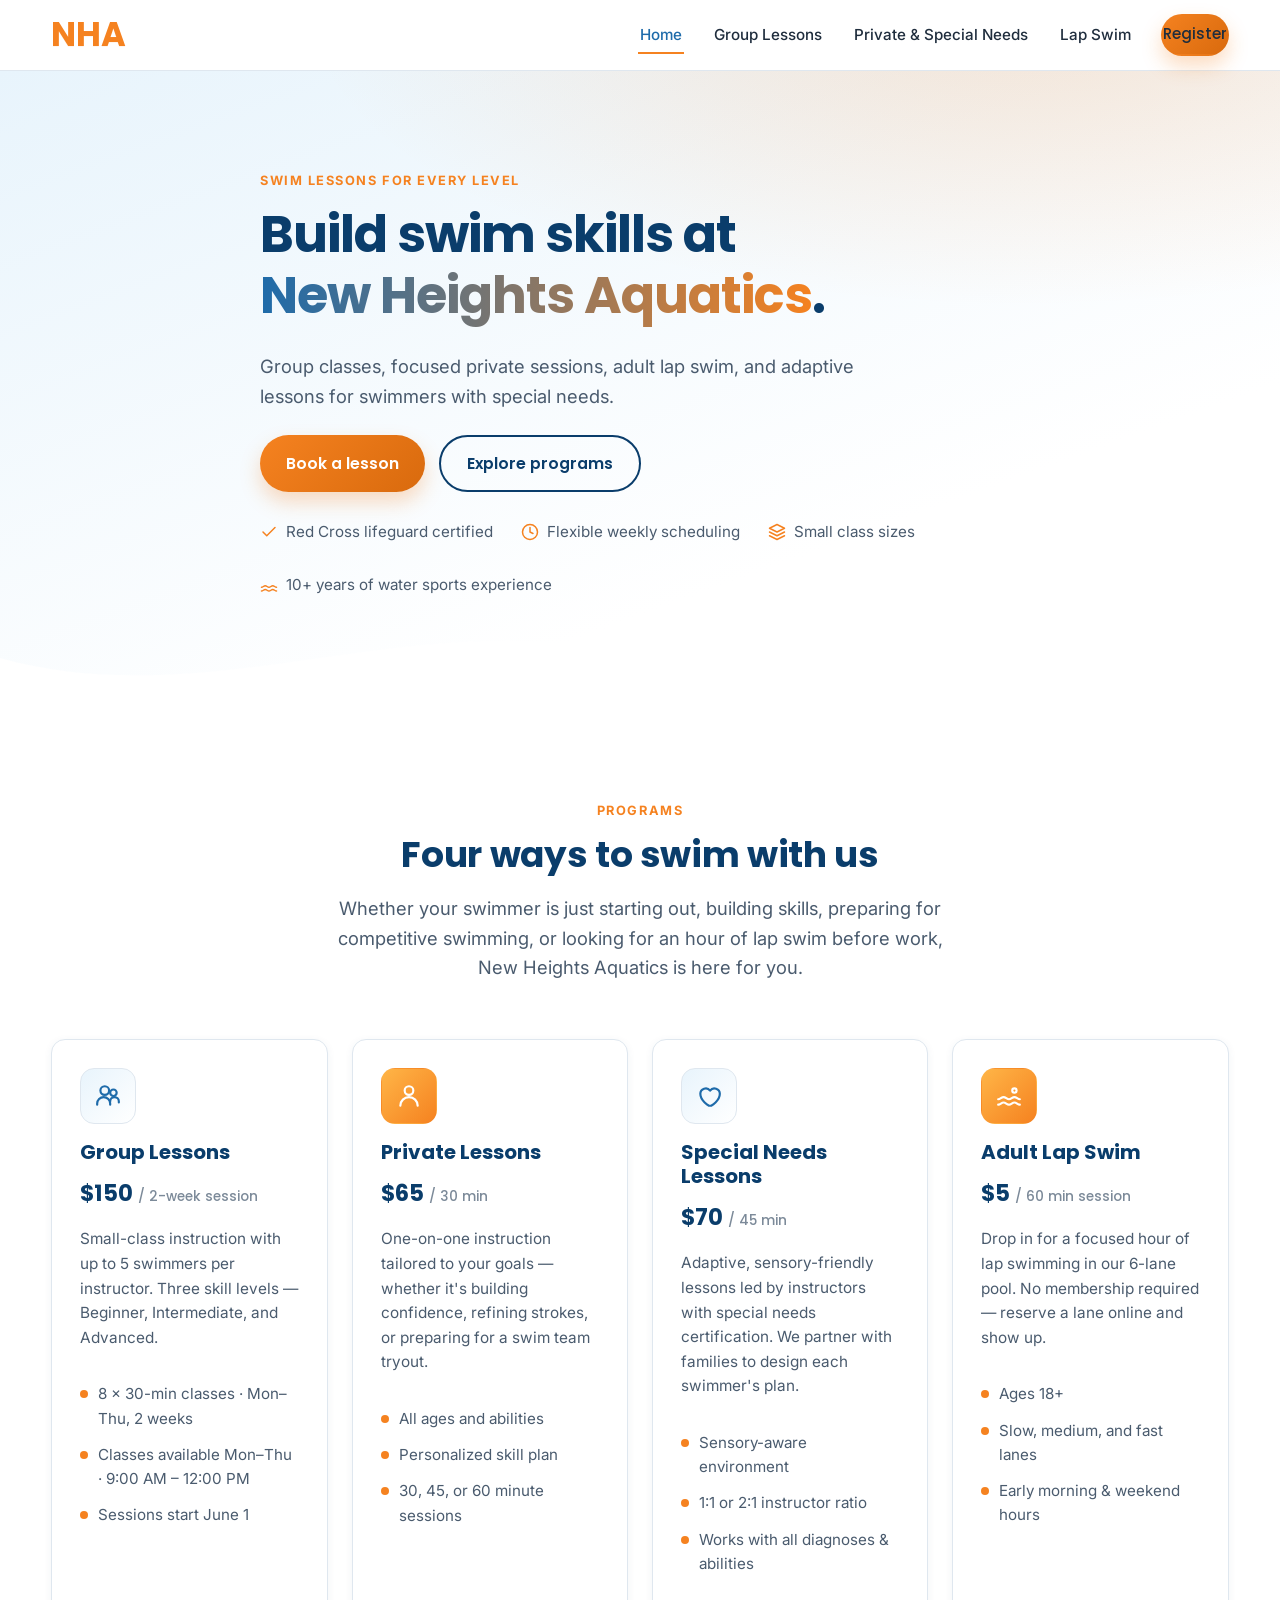
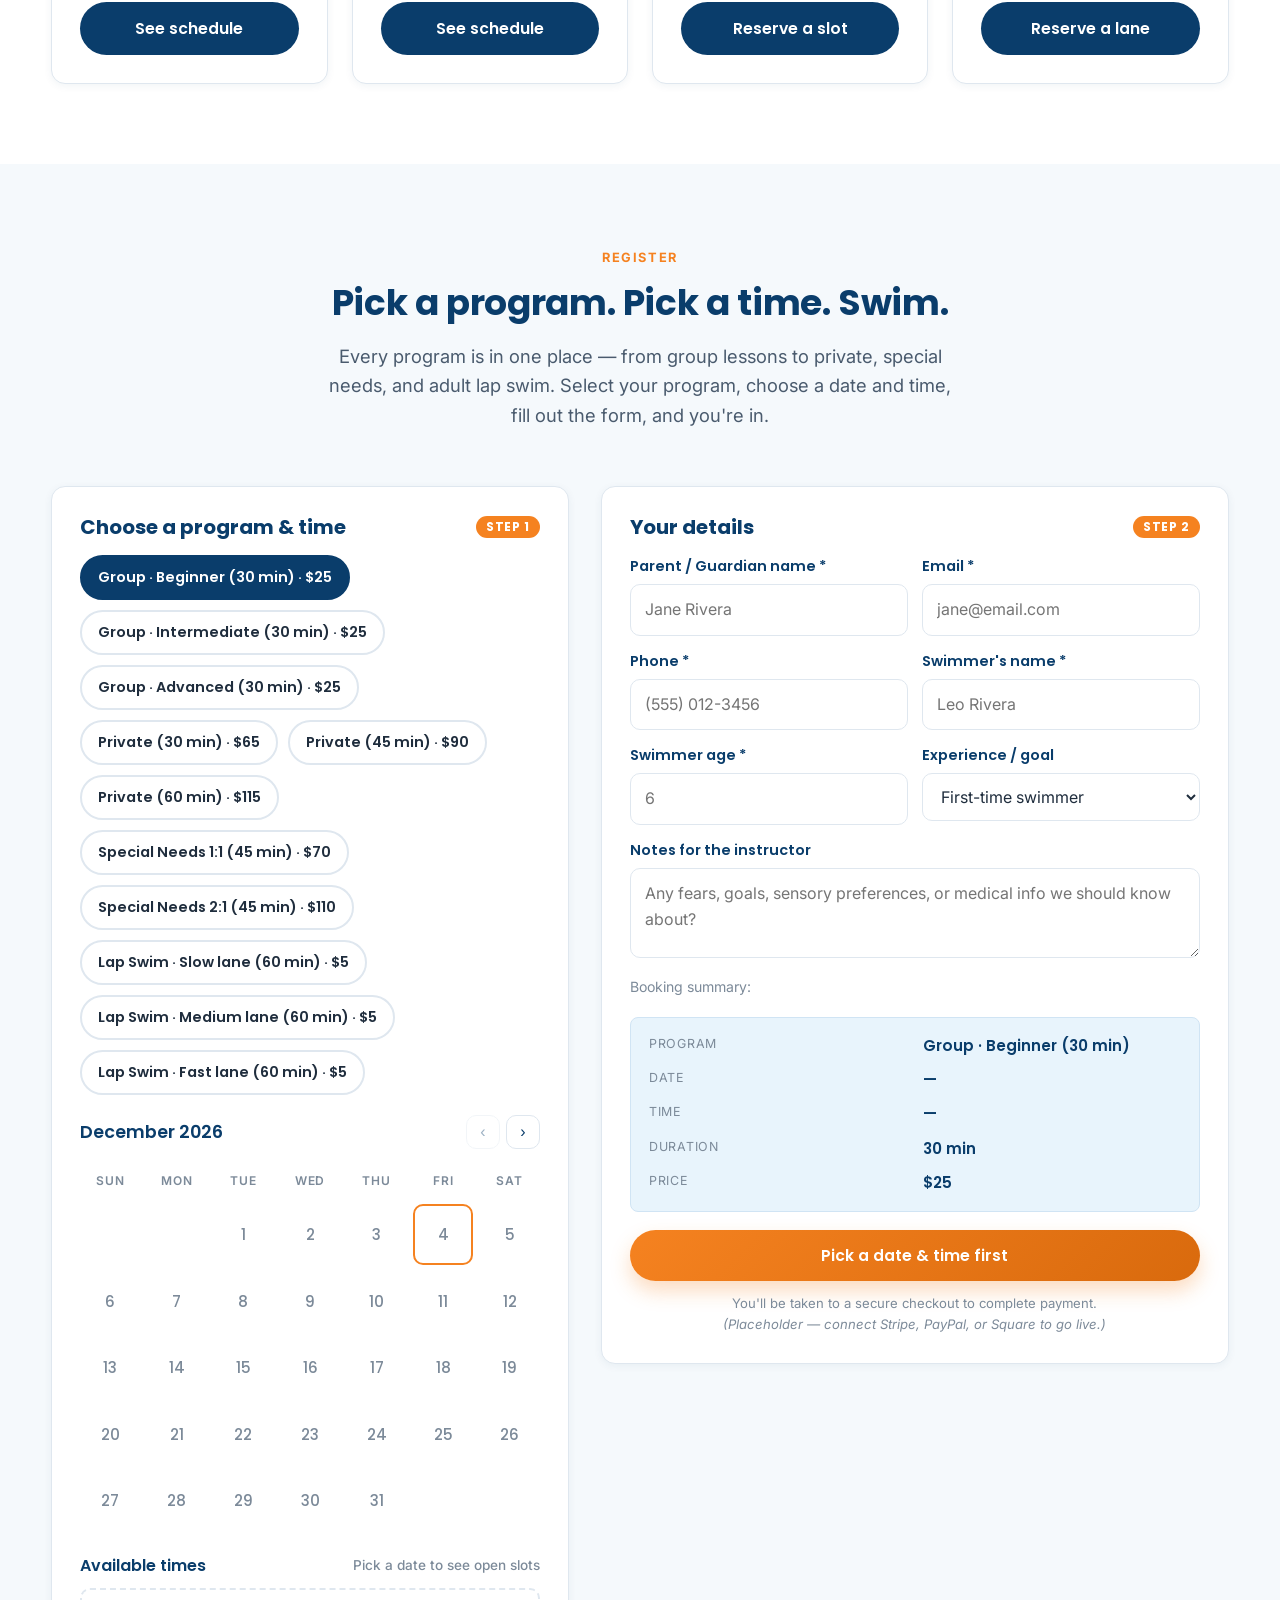
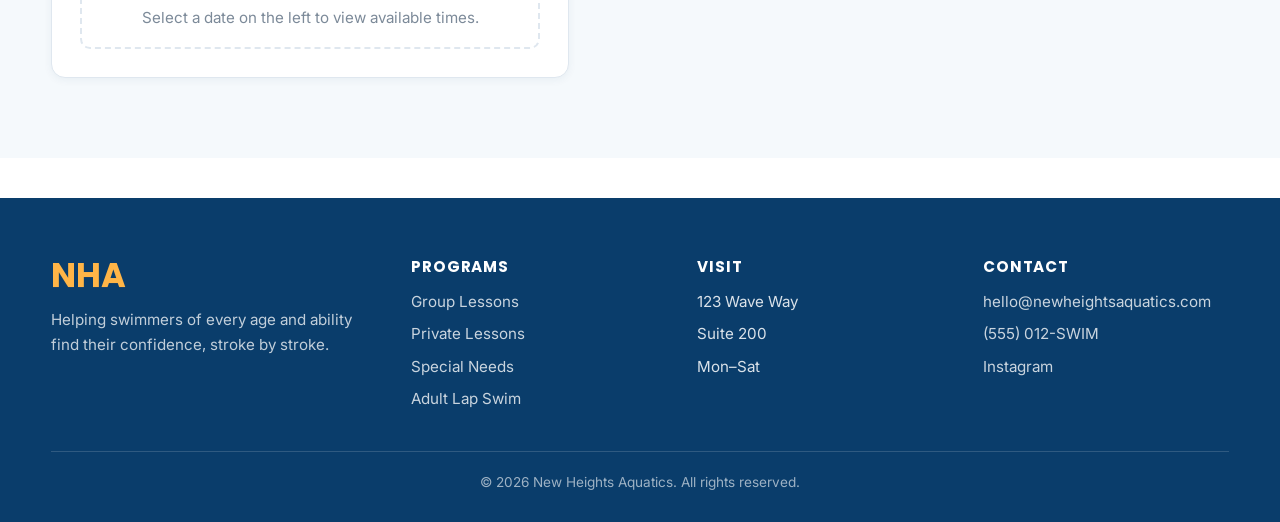
<file: index.html>
<!doctype html>
<html lang="en">
<head>
  <meta charset="utf-8" />
  <meta name="viewport" content="width=device-width, initial-scale=1" />
  <title>New Heights Aquatics — Swim Lessons</title>
  <meta name="description" content="Group, private, and special needs swim lessons at New Heights Aquatics. Confidence and safety in the water, for every age and ability." />
  <link rel="preconnect" href="https://fonts.googleapis.com" />
  <link rel="preconnect" href="https://fonts.gstatic.com" crossorigin />
  <link href="https://fonts.googleapis.com/css2?family=Poppins:wght@500;600;700&family=Inter:wght@400;500;600&display=swap" rel="stylesheet" />
  <link rel="stylesheet" href="styles.css" />
</head>
<body>

  <!-- NAV -->
  <header class="nav">
    <div class="container nav-inner">
      <a class="brand" href="index.html" aria-label="New Heights Aquatics home">
        <span class="logo-nh">NHA</span>
      </a>
      <button class="nav-toggle" aria-label="Toggle menu">☰</button>
      <ul class="nav-links">
        <li><a href="index.html">Home</a></li>
        <li><a href="group-lessons.html">Group Lessons</a></li>
        <li><a href="private-lessons.html">Private &amp; Special Needs</a></li>
        <li><a href="lap-swim.html">Lap Swim</a></li>
        <li><a class="btn btn-primary nav-cta" href="register.html">Register</a></li>
      </ul>
    </div>
  </header>

  <!-- HERO -->
  <section class="hero">
    <div class="container hero-grid">
      <div>
        <span class="eyebrow">Swim lessons for every level</span>
        <h1>Build swim skills at<br><span>New Heights Aquatics</span>.</h1>
        <p class="lead">Group classes, focused private sessions, adult lap swim, and adaptive lessons for swimmers with special needs.</p>
        <div class="hero-actions">
          <a class="btn btn-primary" href="register.html">Book a lesson</a>
          <a class="btn btn-ghost" href="#programs">Explore programs</a>
        </div>
        <div class="hero-meta">
          <span>
            <svg viewBox="0 0 24 24" fill="none" stroke="currentColor" stroke-width="2" stroke-linecap="round" stroke-linejoin="round"><path d="M20 6 9 17l-5-5"/></svg>
            Red Cross lifeguard certified
          </span>
          <span>
            <svg viewBox="0 0 24 24" fill="none" stroke="currentColor" stroke-width="2" stroke-linecap="round" stroke-linejoin="round"><circle cx="12" cy="12" r="10"/><path d="M12 6v6l4 2"/></svg>
            Flexible weekly scheduling
          </span>
          <span>
            <svg viewBox="0 0 24 24" fill="none" stroke="currentColor" stroke-width="2" stroke-linecap="round" stroke-linejoin="round"><path d="M12 2 2 7l10 5 10-5-10-5Z"/><path d="M2 17l10 5 10-5"/><path d="M2 12l10 5 10-5"/></svg>
            Small class sizes
          </span>
          <span>
            <svg viewBox="0 0 24 24" fill="none" stroke="currentColor" stroke-width="2" stroke-linecap="round" stroke-linejoin="round"><path d="M2 15c2 0 3-2 5-2s3 2 5 2 3-2 5-2 3 2 5 2"/><path d="M2 20c2 0 3-2 5-2s3 2 5 2 3-2 5-2 3 2 5 2"/></svg>
            10+ years of water sports experience
          </span>
        </div>
      </div>
    </div>
  </section>

  <!-- PROGRAMS -->
  <section class="section" id="programs">
    <div class="container">
      <div class="section-head">
        <span class="eyebrow">Programs</span>
        <h2>Four ways to swim with us</h2>
        <p class="lead">Whether your swimmer is just starting out, building skills, preparing for competitive swimming, or looking for an hour of lap swim before work, New Heights Aquatics is here for you.</p>
      </div>

      <div class="cards">

        <div class="card">
          <div class="card-icon"><svg width="26" height="26" viewBox="0 0 24 24" fill="none" stroke="currentColor" stroke-width="2" stroke-linecap="round" stroke-linejoin="round"><circle cx="9" cy="7" r="4"/><circle cx="17" cy="9" r="3"/><path d="M2 20v-1a6 6 0 0 1 12 0v1"/><path d="M14 17a4 4 0 0 1 8 0v1"/></svg></div>
          <h3>Group Lessons</h3>
          <div class="price">$150 <small>/ 2-week session</small></div>
          <p>Small-class instruction with up to 5 swimmers per instructor. Three skill levels — Beginner, Intermediate, and Advanced.</p>
          <ul>
            <li>8 × 30-min classes · Mon–Thu, 2 weeks</li>
            <li>Classes available Mon–Thu · 9:00 AM – 12:00 PM</li>
            <li>Sessions start June 1</li>
          </ul>
          <a class="btn btn-secondary card-cta" href="group-lessons.html">See schedule</a>
        </div>

        <div class="card">
          <div class="card-icon accent"><svg width="26" height="26" viewBox="0 0 24 24" fill="none" stroke="currentColor" stroke-width="2" stroke-linecap="round" stroke-linejoin="round"><path d="M20 21a8 8 0 0 0-16 0"/><circle cx="12" cy="7" r="4"/></svg></div>
          <h3>Private Lessons</h3>
          <div class="price">$65 <small>/ 30 min</small></div>
          <p>One-on-one instruction tailored to your goals — whether it's building confidence, refining strokes, or preparing for a swim team tryout.</p>
          <ul>
            <li>All ages and abilities</li>
            <li>Personalized skill plan</li>
            <li>30, 45, or 60 minute sessions</li>
          </ul>
          <a class="btn btn-secondary card-cta" href="private-lessons.html">See schedule</a>
        </div>

        <div class="card">
          <div class="card-icon"><svg width="26" height="26" viewBox="0 0 24 24" fill="none" stroke="currentColor" stroke-width="2" stroke-linecap="round" stroke-linejoin="round"><path d="M12 21s-8-4.5-8-11a5 5 0 0 1 9-3 5 5 0 0 1 9 3c0 6.5-8 11-8 11h-2Z"/></svg></div>
          <h3>Special Needs Lessons</h3>
          <div class="price">$70 <small>/ 45 min</small></div>
          <p>Adaptive, sensory-friendly lessons led by instructors with special needs certification. We partner with families to design each swimmer's plan.</p>
          <ul>
            <li>Sensory-aware environment</li>
            <li>1:1 or 2:1 instructor ratio</li>
            <li>Works with all diagnoses &amp; abilities</li>
          </ul>
          <a class="btn btn-secondary card-cta" href="register.html?program=special-45">Reserve a slot</a>
        </div>

        <div class="card">
          <div class="card-icon accent"><svg width="26" height="26" viewBox="0 0 24 24" fill="none" stroke="currentColor" stroke-width="2" stroke-linecap="round" stroke-linejoin="round"><path d="M2 15c2 0 3-2 5-2s3 2 5 2 3-2 5-2 3 2 5 2"/><path d="M2 20c2 0 3-2 5-2s3 2 5 2 3-2 5-2 3 2 5 2"/><circle cx="17" cy="7" r="2"/></svg></div>
          <h3>Adult Lap Swim</h3>
          <div class="price">$5 <small>/ 60 min session</small></div>
          <p>Drop in for a focused hour of lap swimming in our 6-lane pool. No membership required — reserve a lane online and show up.</p>
          <ul>
            <li>Ages 18+</li>
            <li>Slow, medium, and fast lanes</li>
            <li>Early morning &amp; weekend hours</li>
          </ul>
          <a class="btn btn-secondary card-cta" href="lap-swim.html">Reserve a lane</a>
        </div>

      </div>
    </div>
  </section>

  <!-- REGISTRATION / SCHEDULER -->
  <section class="section" id="register" style="background: var(--bg-soft);">
    <div class="container">
      <div class="section-head">
        <span class="eyebrow">Register</span>
        <h2>Pick a program. Pick a time. Swim.</h2>
        <p class="lead">Every program is in one place — from group lessons to private, special needs, and adult lap swim. Select your program, choose a date and time, fill out the form, and you're in.</p>
      </div>

      <div class="booking"
           data-scheduler
           data-programs='[
             {"id":"group-beginner","label":"Group · Beginner (30 min)","price":25,"durationMin":30,"sessions":[{"start":"2026-06-01","end":"2026-06-11"},{"start":"2026-06-15","end":"2026-06-25"},{"start":"2026-06-29","end":"2026-07-09"},{"start":"2026-07-13","end":"2026-07-23"}],"hours":{"1":[9,10.5],"2":[9,10.5],"3":[9,10.5],"4":[9,10.5]}},
             {"id":"group-intermediate","label":"Group · Intermediate (30 min)","price":25,"durationMin":30,"sessions":[{"start":"2026-06-01","end":"2026-06-11"},{"start":"2026-06-15","end":"2026-06-25"},{"start":"2026-06-29","end":"2026-07-09"},{"start":"2026-07-13","end":"2026-07-23"}],"hours":{"1":[10.5,11.5],"2":[10.5,11.5],"3":[10.5,11.5],"4":[10.5,11.5]}},
             {"id":"group-advanced","label":"Group · Advanced (30 min)","price":25,"durationMin":30,"sessions":[{"start":"2026-06-01","end":"2026-06-11"},{"start":"2026-06-15","end":"2026-06-25"},{"start":"2026-06-29","end":"2026-07-09"},{"start":"2026-07-13","end":"2026-07-23"}],"hours":{"1":[11.5,12],"2":[11.5,12],"3":[11.5,12],"4":[11.5,12]}},
             {"id":"private-30","label":"Private (30 min)","price":65,"durationMin":30},
             {"id":"private-45","label":"Private (45 min)","price":90,"durationMin":45},
             {"id":"private-60","label":"Private (60 min)","price":115,"durationMin":60},
             {"id":"special-45","label":"Special Needs 1:1 (45 min)","price":70,"durationMin":45},
             {"id":"special-2to1","label":"Special Needs 2:1 (45 min)","price":110,"durationMin":45},
             {"id":"lap-slow","label":"Lap Swim · Slow lane (60 min)","price":5,"durationMin":60,"hours":{"0":[7,10],"1":[5,8],"2":[5,8],"3":[5,8],"4":[5,8],"5":[5,8],"6":[7,10]}},
             {"id":"lap-medium","label":"Lap Swim · Medium lane (60 min)","price":5,"durationMin":60,"hours":{"0":[7,10],"1":[5,8],"2":[5,8],"3":[5,8],"4":[5,8],"5":[5,8],"6":[7,10]}},
             {"id":"lap-fast","label":"Lap Swim · Fast lane (60 min)","price":5,"durationMin":60,"hours":{"0":[7,10],"1":[5,8],"2":[5,8],"3":[5,8],"4":[5,8],"5":[5,8],"6":[7,10]}}
           ]'>

        <!-- Left: scheduler -->
        <div class="panel">
          <h3>Choose a program &amp; time <span class="step">Step 1</span></h3>
          <div class="option-pills" data-pills></div>
          <div class="calendar" data-calendar></div>
          <div class="slots-label" data-slot-label>Available times <small>Pick a date to see open slots</small></div>
          <div class="slots" data-slots></div>
        </div>

        <!-- Right: form -->
        <div class="panel">
          <h3>Your details <span class="step">Step 2</span></h3>

          <form data-form novalidate>
            <div class="form-grid">
              <div class="field">
                <label for="parentName">Parent / Guardian name *</label>
                <input id="parentName" name="parentName" type="text" required placeholder="Jane Rivera" />
              </div>
              <div class="field">
                <label for="email">Email *</label>
                <input id="email" name="email" type="email" required placeholder="jane@email.com" />
              </div>
              <div class="field">
                <label for="phone">Phone *</label>
                <input id="phone" name="phone" type="tel" required placeholder="(555) 012-3456" />
              </div>
              <div class="field">
                <label for="swimmerName">Swimmer's name *</label>
                <input id="swimmerName" name="swimmerName" type="text" required placeholder="Leo Rivera" />
              </div>
              <div class="field">
                <label for="swimmerAge">Swimmer age *</label>
                <input id="swimmerAge" name="swimmerAge" type="number" min="0" max="99" required placeholder="6" />
              </div>
              <div class="field">
                <label for="exp">Experience / goal</label>
                <select id="exp" name="experience">
                  <option>First-time swimmer</option>
                  <option>Comfortable in water</option>
                  <option>Swims independently</option>
                  <option>Competitive / advanced</option>
                  <option>Sensory / adaptive support</option>
                  <option>Adult lap swim</option>
                </select>
              </div>
              <div class="field full">
                <label for="notes">Notes for the instructor</label>
                <textarea id="notes" name="notes" placeholder="Any fears, goals, sensory preferences, or medical info we should know about?"></textarea>
              </div>
            </div>

            <div class="row-between" style="margin-top:18px;">
              <div style="font-size:0.88rem; color: var(--mute);">Booking summary:</div>
            </div>
            <dl class="summary" data-summary></dl>

            <button type="submit" class="btn btn-primary btn-block" data-submit disabled>Pick a program, date &amp; time first</button>
            <div class="pay-note">You'll be taken to a secure checkout to complete payment.<br><em>(Placeholder — connect Stripe, PayPal, or Square to go live.)</em></div>
            <div class="alert" data-alert></div>
          </form>
        </div>

      </div>
    </div>
  </section>

  <!-- FOOTER -->
  <footer class="footer">
    <div class="container footer-grid">
      <div>
        <div class="brand">
          <span class="logo-nh">NHA</span>
        </div>
        <p style="margin-top:14px;max-width:320px;">Helping swimmers of every age and ability find their confidence, stroke by stroke.</p>
      </div>

      <div>
        <h4>Programs</h4>
        <ul>
          <li><a href="group-lessons.html">Group Lessons</a></li>
          <li><a href="private-lessons.html">Private Lessons</a></li>
          <li><a href="register.html?program=special-45">Special Needs</a></li>
          <li><a href="lap-swim.html">Adult Lap Swim</a></li>
        </ul>
      </div>

      <div>
        <h4>Visit</h4>
        <ul>
          <li>123 Wave Way</li>
          <li>Suite 200</li>
          <li>Mon–Sat</li>
        </ul>
      </div>

      <div>
        <h4>Contact</h4>
        <ul>
          <li><a href="mailto:hello@newheightsaquatics.com">hello@newheightsaquatics.com</a></li>
          <li><a href="tel:+15550123">(555) 012-SWIM</a></li>
          <li><a href="#">Instagram</a></li>
        </ul>
      </div>
    </div>
    <div class="container copyright">© <span id="year"></span> New Heights Aquatics. All rights reserved.</div>
  </footer>

  <script>document.getElementById("year").textContent = new Date().getFullYear();</script>
  <script src="script.js"></script>
</body>
</html>
</file>
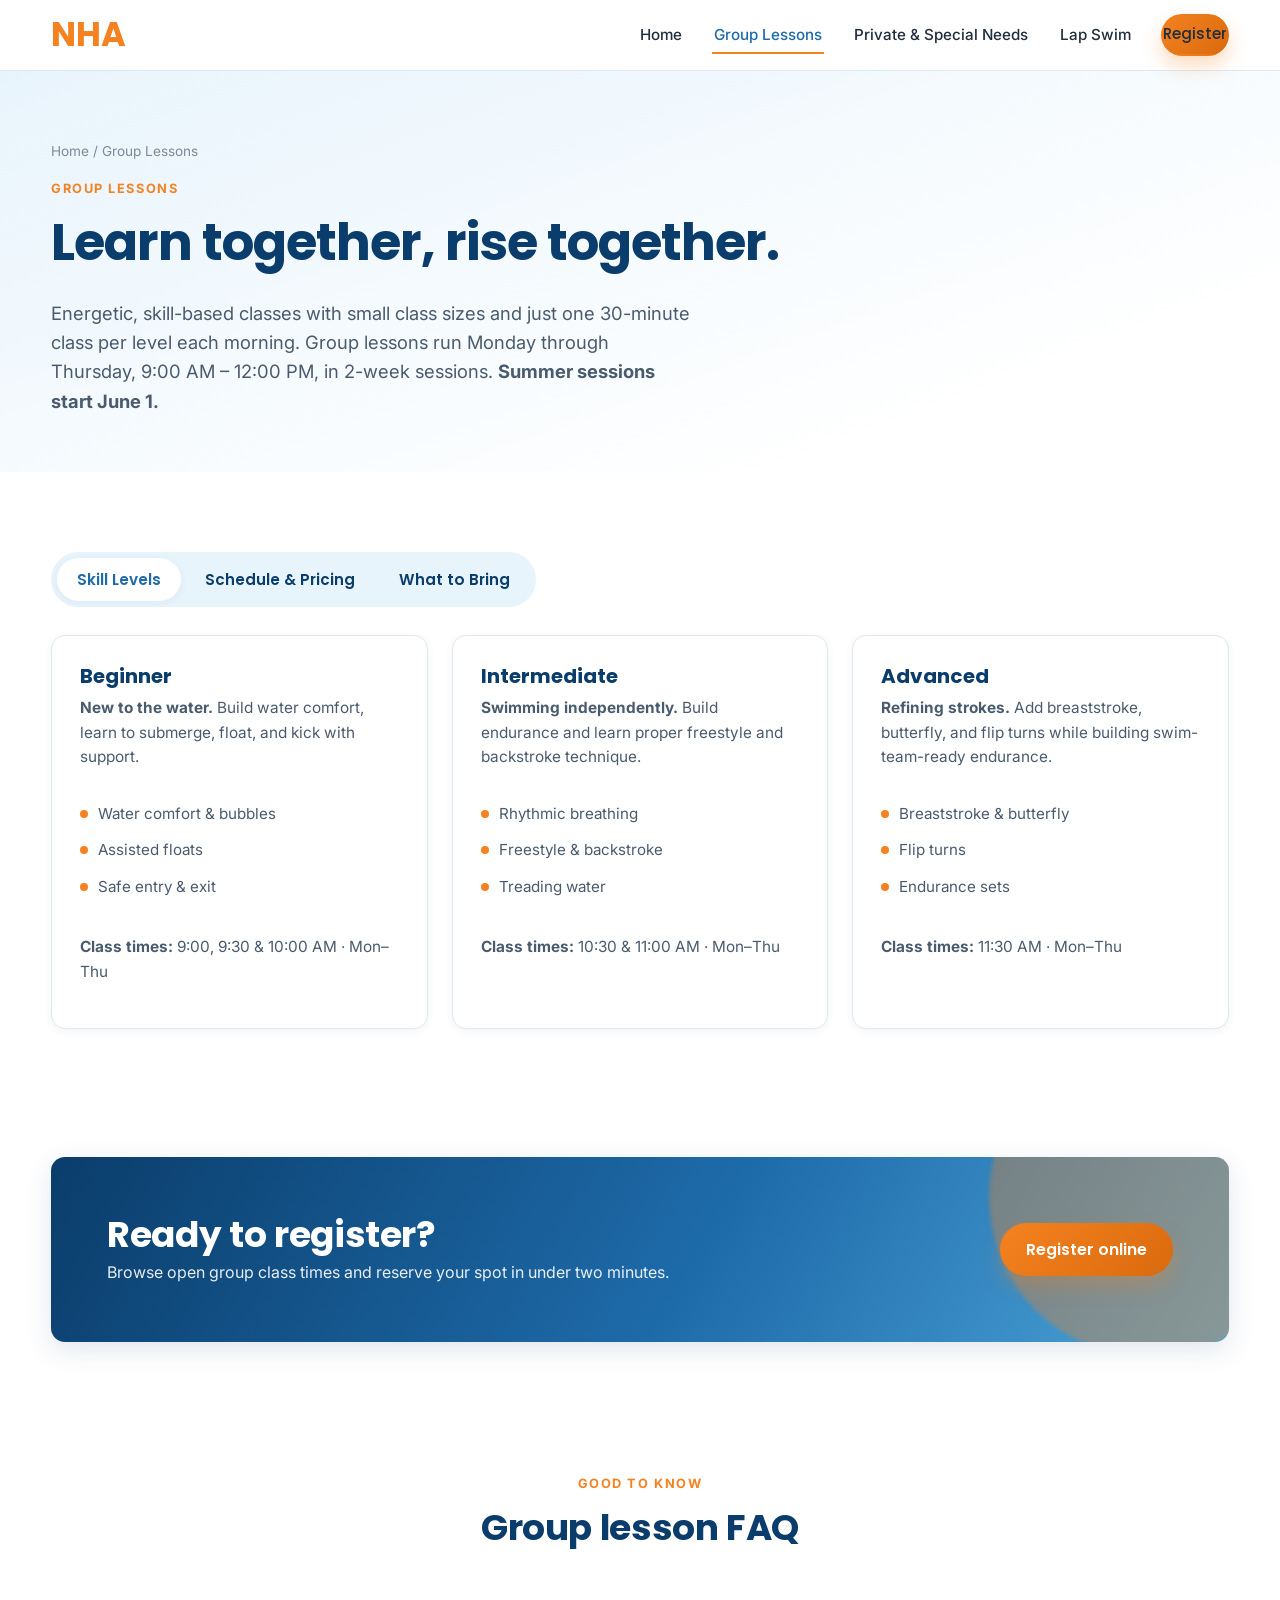
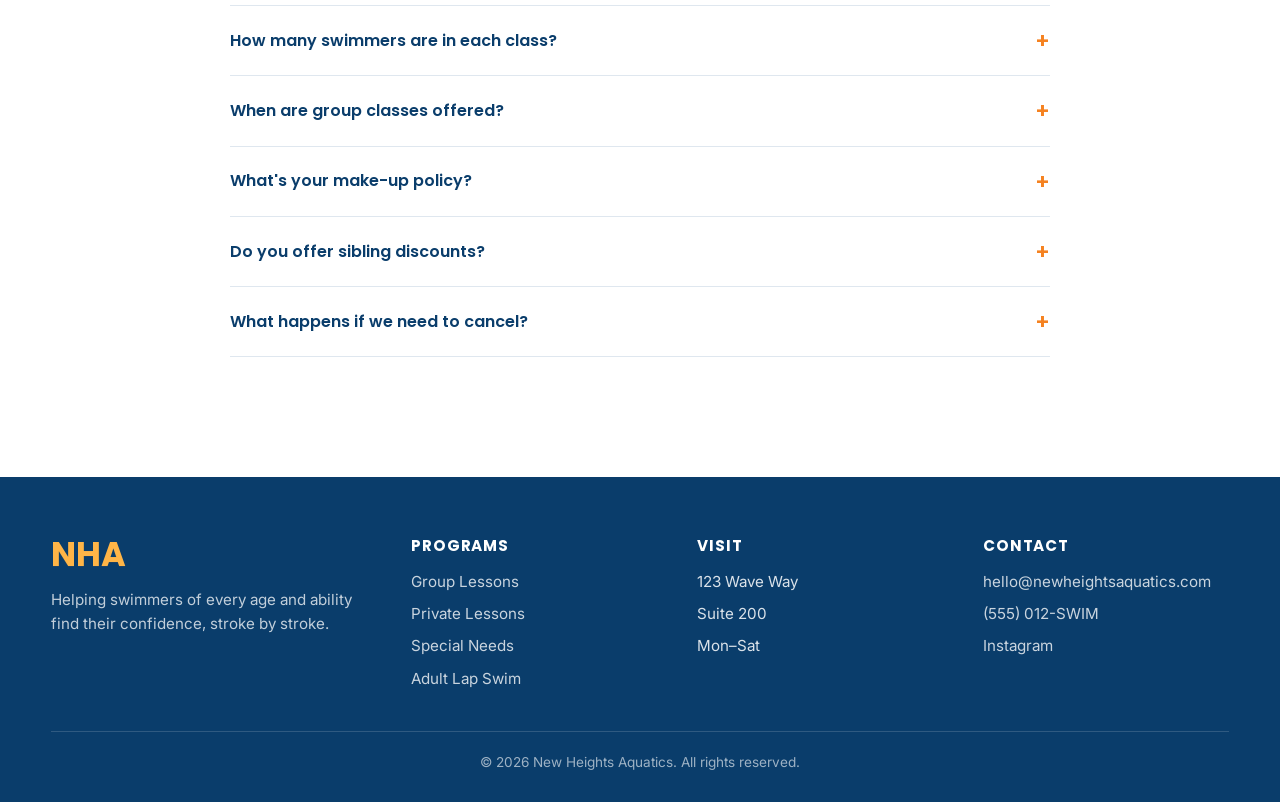
<file: group-lessons.html>
<!doctype html>
<html lang="en">
<head>
  <meta charset="utf-8" />
  <meta name="viewport" content="width=device-width, initial-scale=1" />
  <title>Group Swim Lessons — New Heights Aquatics</title>
  <meta name="description" content="Small-ratio group swim lessons at New Heights Aquatics. Browse open slots and register online." />
  <link rel="preconnect" href="https://fonts.googleapis.com" />
  <link rel="preconnect" href="https://fonts.gstatic.com" crossorigin />
  <link href="https://fonts.googleapis.com/css2?family=Poppins:wght@500;600;700&family=Inter:wght@400;500;600&display=swap" rel="stylesheet" />
  <link rel="stylesheet" href="styles.css" />
</head>
<body>

  <!-- NAV -->
  <header class="nav">
    <div class="container nav-inner">
      <a class="brand" href="index.html" aria-label="New Heights Aquatics home">
        <span class="logo-nh">NHA</span>
      </a>
      <button class="nav-toggle" aria-label="Toggle menu">☰</button>
      <ul class="nav-links">
        <li><a href="index.html">Home</a></li>
        <li><a href="group-lessons.html">Group Lessons</a></li>
        <li><a href="private-lessons.html">Private &amp; Special Needs</a></li>
        <li><a href="lap-swim.html">Lap Swim</a></li>
        <li><a class="btn btn-primary nav-cta" href="register.html">Register</a></li>
      </ul>
    </div>
  </header>

  <!-- PAGE HEADER -->
  <section class="page-header">
    <div class="container">
      <div class="crumbs"><a href="index.html">Home</a> / Group Lessons</div>
      <span class="eyebrow">Group Lessons</span>
      <h1>Learn together, rise together.</h1>
      <p class="lead">Energetic, skill-based classes with small class sizes and just one 30-minute class per level each morning. Group lessons run Monday through Thursday, 9:00 AM – 12:00 PM, in 2-week sessions. <strong>Summer sessions start June 1.</strong></p>
    </div>
  </section>

  <!-- LEVELS / INFO TABS -->
  <section class="section">
    <div class="container" data-tabs>
      <div class="tabs">
        <button class="tab-btn active" data-tab="levels">Skill Levels</button>
        <button class="tab-btn" data-tab="sessions">Schedule &amp; Pricing</button>
        <button class="tab-btn" data-tab="prep">What to Bring</button>
      </div>

      <div class="tab-panel active" data-tab="levels">
        <div class="cards">
          <div class="card">
            <h3>Beginner</h3>
            <p><strong>New to the water.</strong> Build water comfort, learn to submerge, float, and kick with support.</p>
            <ul><li>Water comfort &amp; bubbles</li><li>Assisted floats</li><li>Safe entry &amp; exit</li></ul>
            <p style="margin-top:10px;"><strong>Class times:</strong> 9:00, 9:30 &amp; 10:00 AM · Mon–Thu</p>
          </div>
          <div class="card">
            <h3>Intermediate</h3>
            <p><strong>Swimming independently.</strong> Build endurance and learn proper freestyle and backstroke technique.</p>
            <ul><li>Rhythmic breathing</li><li>Freestyle &amp; backstroke</li><li>Treading water</li></ul>
            <p style="margin-top:10px;"><strong>Class times:</strong> 10:30 &amp; 11:00 AM · Mon–Thu</p>
          </div>
          <div class="card">
            <h3>Advanced</h3>
            <p><strong>Refining strokes.</strong> Add breaststroke, butterfly, and flip turns while building swim-team-ready endurance.</p>
            <ul><li>Breaststroke &amp; butterfly</li><li>Flip turns</li><li>Endurance sets</li></ul>
            <p style="margin-top:10px;"><strong>Class times:</strong> 11:30 AM · Mon–Thu</p>
          </div>
        </div>
      </div>

      <div class="tab-panel" data-tab="sessions">
        <div class="cards">
          <div class="card">
            <h3>2-Week Session</h3>
            <div class="price">$150 <small>/ 2-week session</small></div>
            <p>8 × 30-minute classes — Monday through Thursday, two weeks in a row. Pick your level, choose a weekday time, and keep the same slot both weeks.</p>
            <ul><li>8 classes over 2 weeks</li><li>Classes available Mon–Thu · 9:00 AM – 12:00 PM</li><li>Beginner, Intermediate &amp; Advanced</li></ul>
            <a class="btn btn-primary card-cta" href="register.html">Register</a>
          </div>
          <div class="card">
            <h3>Summer Session Dates</h3>
            <div class="price">4 <small>/ 2-week sessions</small></div>
            <p>Stack multiple sessions to keep the progression going. Same day and time each session holds your spot week after week.</p>
            <ul>
              <li>Session 1 · June 1 – June 11</li>
              <li>Session 2 · June 15 – June 25</li>
              <li>Session 3 · June 29 – July 9</li>
              <li>Session 4 · July 13 – July 23</li>
            </ul>
            <a class="btn btn-primary card-cta" href="register.html?program=group-beginner">Register</a>
          </div>
          <div class="card">
            <h3>Family Bundle</h3>
            <div class="price">10% off <small>/ 2+ siblings</small></div>
            <p>Register two or more swimmers from the same household and every registration is 10% off automatically.</p>
            <ul><li>Applied at checkout</li><li>Stacks with term pricing</li><li>No code required</li></ul>
            <a class="btn btn-primary card-cta" href="register.html?program=group-beginner">Register</a>
          </div>
        </div>
      </div>

      <div class="tab-panel" data-tab="prep">
        <div class="features">
          <div class="feature">
            <span class="dot"><svg width="22" height="22" viewBox="0 0 24 24" fill="none" stroke="currentColor" stroke-width="2" stroke-linecap="round" stroke-linejoin="round"><path d="M3 7h18"/><path d="M6 7v13a1 1 0 0 0 1 1h10a1 1 0 0 0 1-1V7"/><path d="M9 7V4h6v3"/></svg></span>
            <div><h4>Swimsuit &amp; towel</h4><p>A snug-fitting swimsuit is a must. We provide fresh towels if yours is forgotten.</p></div>
          </div>
          <div class="feature">
            <span class="dot"><svg width="22" height="22" viewBox="0 0 24 24" fill="none" stroke="currentColor" stroke-width="2" stroke-linecap="round" stroke-linejoin="round"><circle cx="12" cy="12" r="4"/><path d="M12 2v2M12 20v2M2 12h2M20 12h2M4.9 4.9l1.4 1.4M17.7 17.7l1.4 1.4M4.9 19.1l1.4-1.4M17.7 6.3l1.4-1.4"/></svg></span>
            <div><h4>Goggles (optional)</h4><p>Goggles help beginners feel comfortable opening their eyes underwater. We keep loaners on deck.</p></div>
          </div>
          <div class="feature">
            <span class="dot"><svg width="22" height="22" viewBox="0 0 24 24" fill="none" stroke="currentColor" stroke-width="2" stroke-linecap="round" stroke-linejoin="round"><path d="M5 12h14M12 5v14"/></svg></span>
            <div><h4>Swim diapers</h4><p>All swimmers under age 3 must wear a reusable swim diaper beneath their swimsuit.</p></div>
          </div>
          <div class="feature">
            <span class="dot"><svg width="22" height="22" viewBox="0 0 24 24" fill="none" stroke="currentColor" stroke-width="2" stroke-linecap="round" stroke-linejoin="round"><circle cx="12" cy="12" r="10"/><path d="M12 6v6l4 2"/></svg></span>
            <div><h4>Arrive 10 minutes early</h4><p>Use the time to change, rinse off, and transition smoothly — late arrivals miss warm-up.</p></div>
          </div>
        </div>
      </div>
    </div>
  </section>

  <!-- REGISTER CTA -->
  <section class="section-sm">
    <div class="container">
      <div class="cta-band">
        <div>
          <h2>Ready to register?</h2>
          <p>Browse open group class times and reserve your spot in under two minutes.</p>
        </div>
        <a class="btn btn-primary" href="register.html">Register online</a>
      </div>
    </div>
  </section>

  <!-- FAQ -->
  <section class="section">
    <div class="container" style="max-width: 820px;">
      <div class="section-head">
        <span class="eyebrow">Good to know</span>
        <h2>Group lesson FAQ</h2>
      </div>
      <div class="faq">
        <details>
          <summary>How many swimmers are in each class?</summary>
          <p>We keep class sizes small — a maximum of 5 swimmers per instructor at every level.</p>
        </details>
        <details>
          <summary>When are group classes offered?</summary>
          <p>Monday through Thursday, 9:00 AM to 12:00 PM. Beginner classes run at 9:00, 9:30, and 10:00 AM; intermediate at 10:30 and 11:00 AM; advanced at 11:30 AM.</p>
        </details>
        <details>
          <summary>What's your make-up policy?</summary>
          <p>Each 2-week group includes one make-up credit for a pre-planned absence. Request it from your parent portal at least 24 hours in advance.</p>
        </details>
        <details>
          <summary>Do you offer sibling discounts?</summary>
          <p>Yes — register two or more siblings and get 10% off each registration. The discount is applied automatically at checkout.</p>
        </details>
        <details>
          <summary>What happens if we need to cancel?</summary>
          <p>Full refunds are available up to 7 days before the session start. Within 7 days we offer credit toward another session.</p>
        </details>
      </div>
    </div>
  </section>

  <!-- FOOTER -->
  <footer class="footer">
    <div class="container footer-grid">
      <div>
        <div class="brand">
          <span class="logo-nh">NHA</span>
        </div>
        <p style="margin-top:14px;max-width:320px;">Helping swimmers of every age and ability find their confidence, stroke by stroke.</p>
      </div>
      <div>
        <h4>Programs</h4>
        <ul>
          <li><a href="group-lessons.html">Group Lessons</a></li>
          <li><a href="private-lessons.html">Private Lessons</a></li>
          <li><a href="register.html?program=special-45">Special Needs</a></li>
          <li><a href="lap-swim.html">Adult Lap Swim</a></li>
        </ul>
      </div>
      <div>
        <h4>Visit</h4>
        <ul><li>123 Wave Way</li><li>Suite 200</li><li>Mon–Sat</li></ul>
      </div>
      <div>
        <h4>Contact</h4>
        <ul>
          <li><a href="mailto:hello@newheightsaquatics.com">hello@newheightsaquatics.com</a></li>
          <li><a href="tel:+15550123">(555) 012-SWIM</a></li>
          <li><a href="#">Instagram</a></li>
        </ul>
      </div>
    </div>
    <div class="container copyright">© <span id="year"></span> New Heights Aquatics. All rights reserved.</div>
  </footer>

  <script>document.getElementById("year").textContent = new Date().getFullYear();</script>
  <script src="script.js"></script>
</body>
</html>
</file>
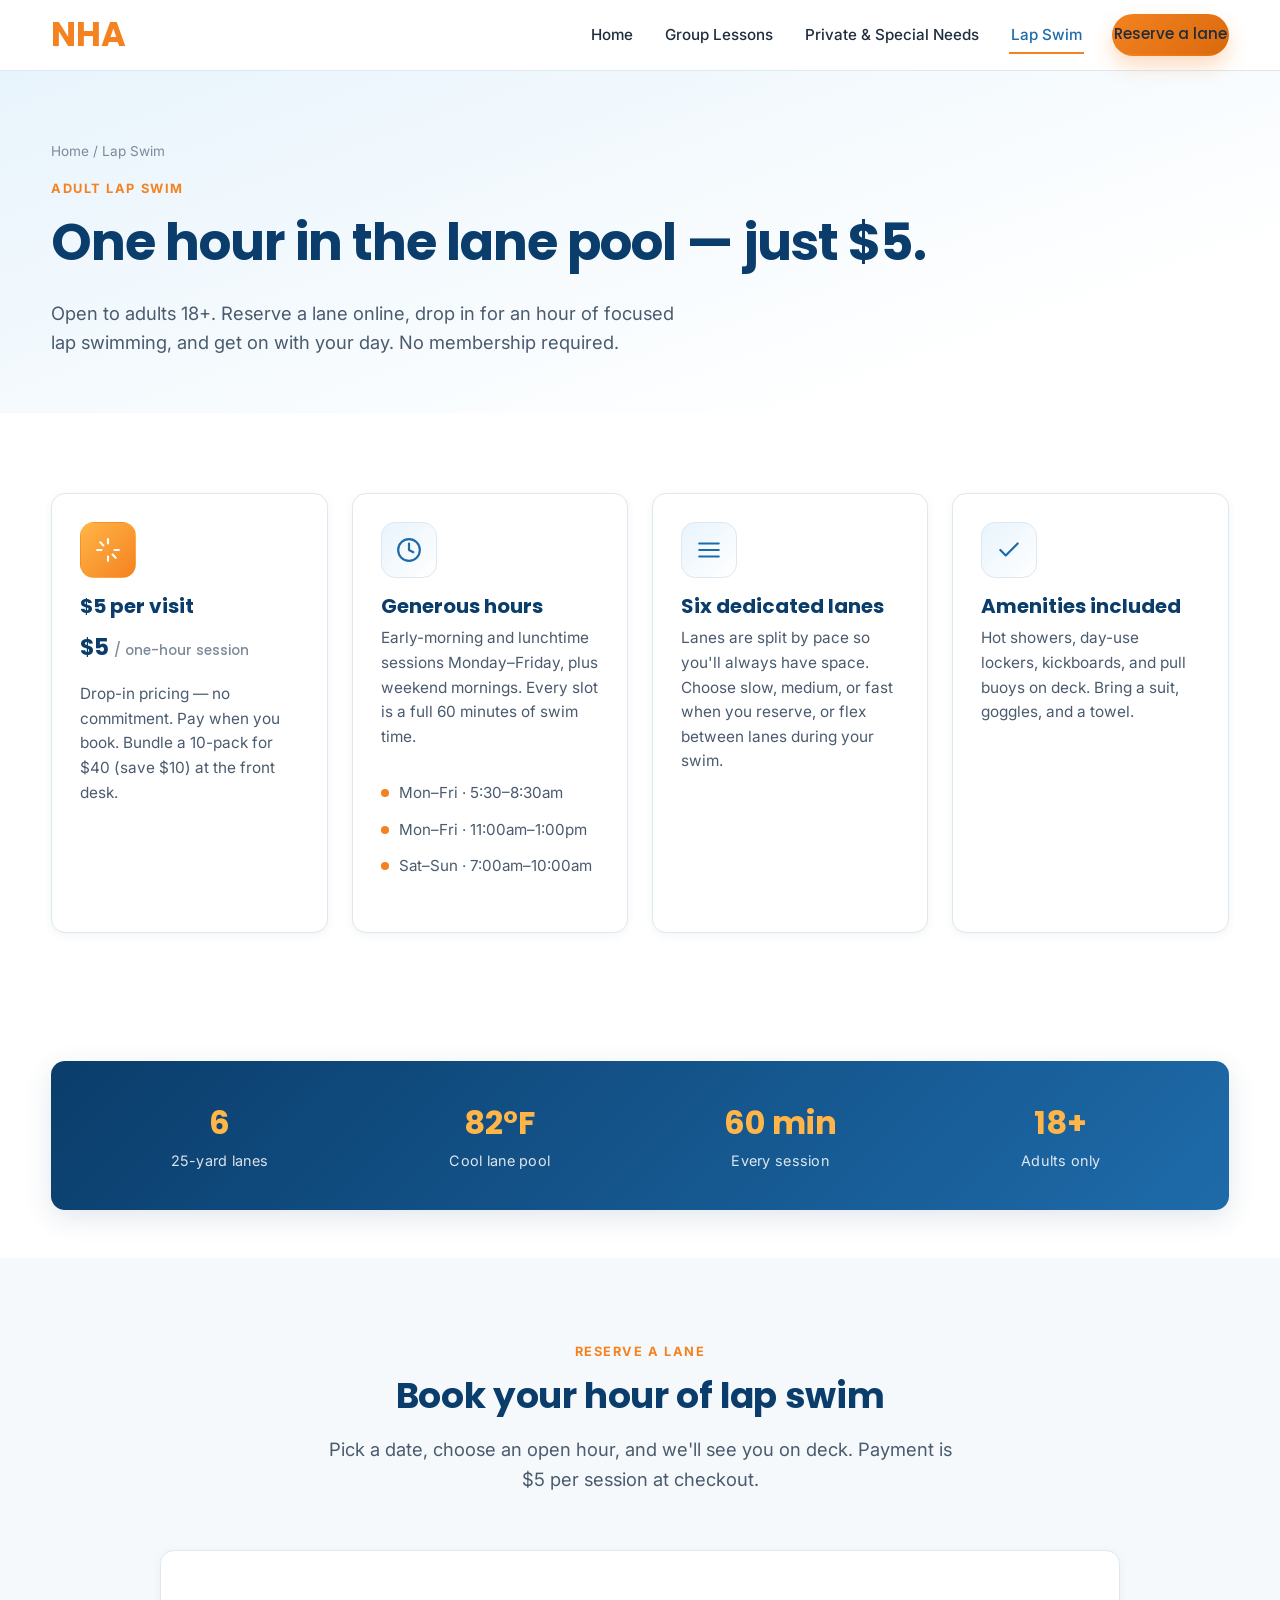
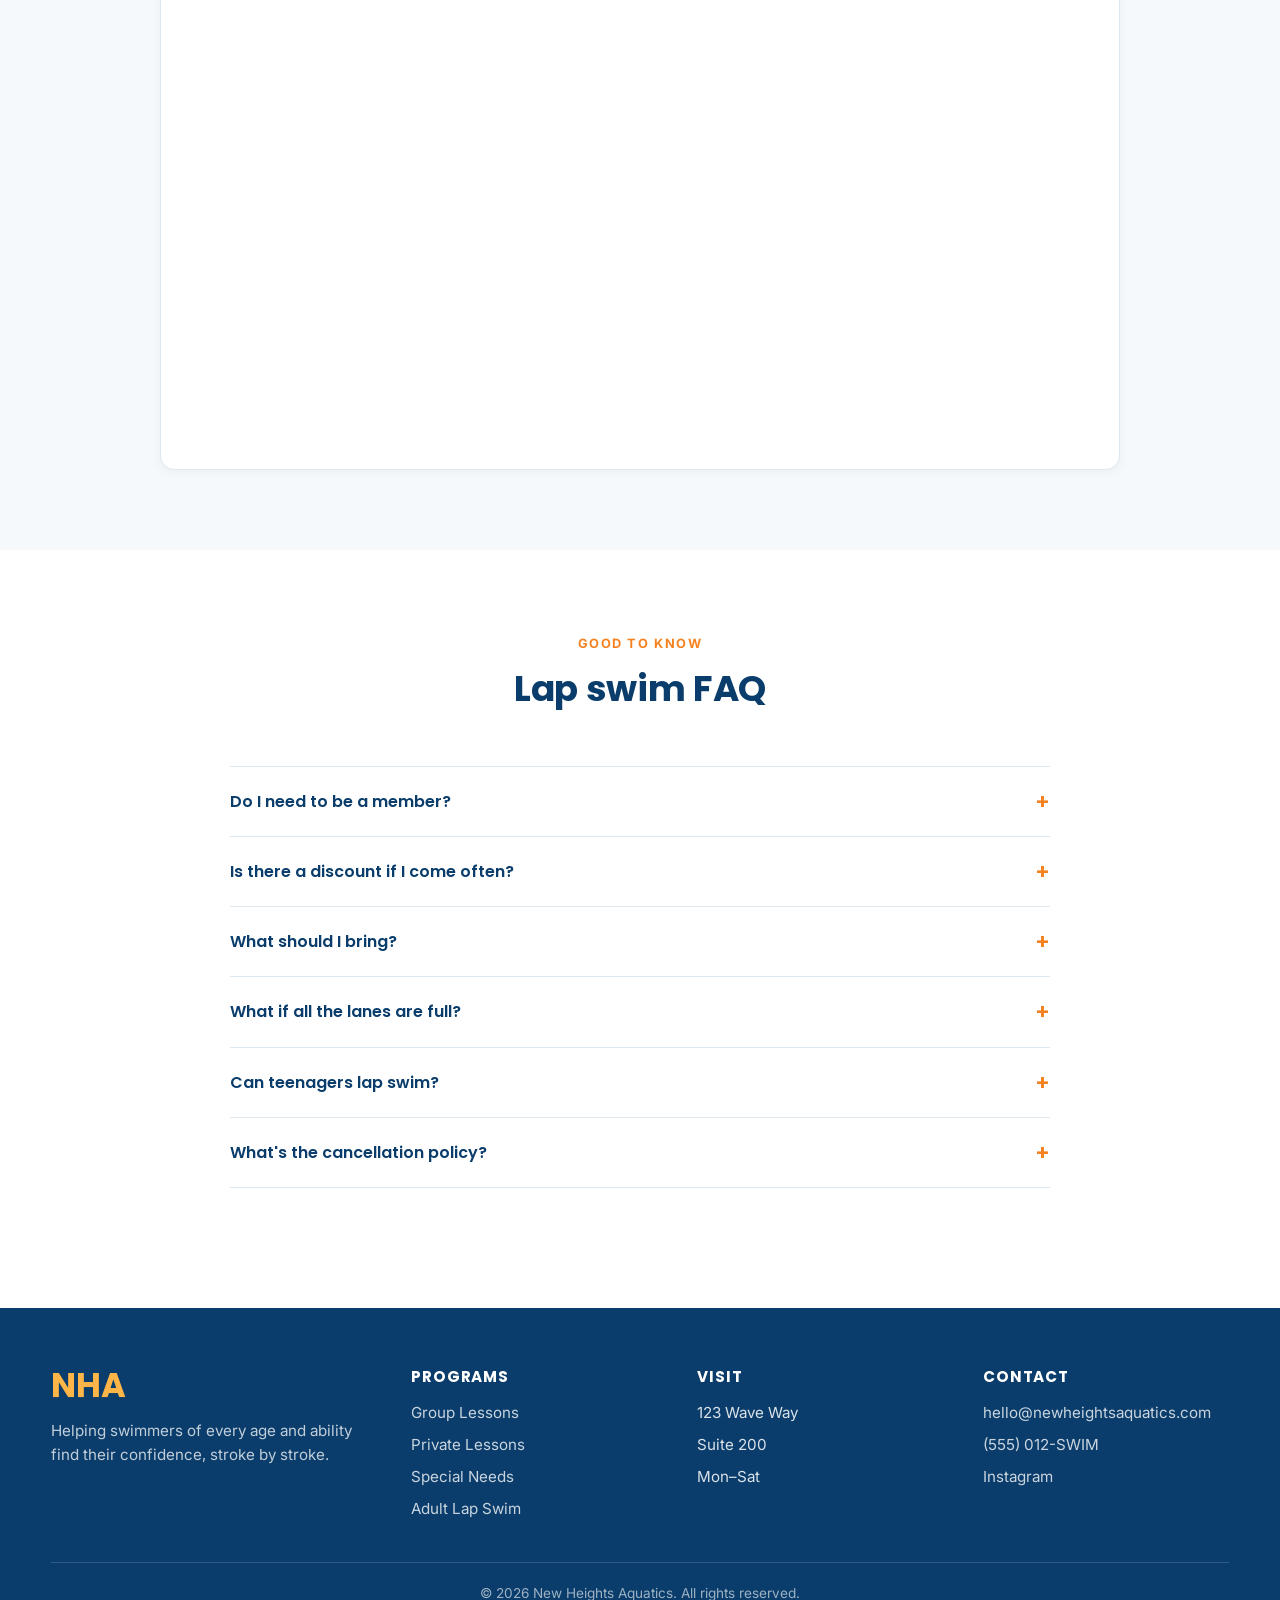
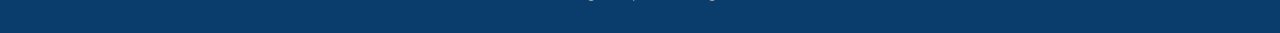
<file: lap-swim.html>
<!doctype html>
<html lang="en">
<head>
  <meta charset="utf-8" />
  <meta name="viewport" content="width=device-width, initial-scale=1" />
  <title>Adult Lap Swim — New Heights Aquatics</title>
  <meta name="description" content="Adult lap swim at New Heights Aquatics. $5 per visit for one hour in the lane pool. Reserve your lane online." />
  <link rel="preconnect" href="https://fonts.googleapis.com" />
  <link rel="preconnect" href="https://fonts.gstatic.com" crossorigin />
  <link href="https://fonts.googleapis.com/css2?family=Poppins:wght@500;600;700&family=Inter:wght@400;500;600&display=swap" rel="stylesheet" />
  <link rel="stylesheet" href="styles.css" />
</head>
<body>

  <!-- NAV -->
  <header class="nav">
    <div class="container nav-inner">
      <a class="brand" href="index.html" aria-label="New Heights Aquatics home">
        <span class="logo-nh">NHA</span>
      </a>
      <button class="nav-toggle" aria-label="Toggle menu">☰</button>
      <ul class="nav-links">
        <li><a href="index.html">Home</a></li>
        <li><a href="group-lessons.html">Group Lessons</a></li>
        <li><a href="private-lessons.html">Private &amp; Special Needs</a></li>
        <li><a href="lap-swim.html">Lap Swim</a></li>
        <li><a class="btn btn-primary nav-cta" href="#register">Reserve a lane</a></li>
      </ul>
    </div>
  </header>

  <!-- PAGE HEADER -->
  <section class="page-header">
    <div class="container">
      <div class="crumbs"><a href="index.html">Home</a> / Lap Swim</div>
      <span class="eyebrow">Adult Lap Swim</span>
      <h1>One hour in the lane pool — just $5.</h1>
      <p class="lead">Open to adults 18+. Reserve a lane online, drop in for an hour of focused lap swimming, and get on with your day. No membership required.</p>
    </div>
  </section>

  <!-- INFO -->
  <section class="section">
    <div class="container">
      <div class="cards">
        <div class="card">
          <div class="card-icon accent"><svg width="26" height="26" viewBox="0 0 24 24" fill="none" stroke="currentColor" stroke-width="2" stroke-linecap="round" stroke-linejoin="round"><path d="M12 2v4M12 18v4M4.93 4.93l2.83 2.83M16.24 16.24l2.83 2.83M2 12h4M18 12h4"/></svg></div>
          <h3>$5 per visit</h3>
          <div class="price">$5 <small>/ one-hour session</small></div>
          <p>Drop-in pricing — no commitment. Pay when you book. Bundle a 10-pack for $40 (save $10) at the front desk.</p>
        </div>
        <div class="card">
          <div class="card-icon"><svg width="26" height="26" viewBox="0 0 24 24" fill="none" stroke="currentColor" stroke-width="2" stroke-linecap="round" stroke-linejoin="round"><circle cx="12" cy="12" r="10"/><path d="M12 6v6l4 2"/></svg></div>
          <h3>Generous hours</h3>
          <p>Early-morning and lunchtime sessions Monday–Friday, plus weekend mornings. Every slot is a full 60 minutes of swim time.</p>
          <ul><li>Mon–Fri · 5:30–8:30am</li><li>Mon–Fri · 11:00am–1:00pm</li><li>Sat–Sun · 7:00am–10:00am</li></ul>
        </div>
        <div class="card">
          <div class="card-icon"><svg width="26" height="26" viewBox="0 0 24 24" fill="none" stroke="currentColor" stroke-width="2" stroke-linecap="round" stroke-linejoin="round"><path d="M3 6h18M3 12h18M3 18h18"/></svg></div>
          <h3>Six dedicated lanes</h3>
          <p>Lanes are split by pace so you'll always have space. Choose slow, medium, or fast when you reserve, or flex between lanes during your swim.</p>
        </div>
        <div class="card">
          <div class="card-icon"><svg width="26" height="26" viewBox="0 0 24 24" fill="none" stroke="currentColor" stroke-width="2" stroke-linecap="round" stroke-linejoin="round"><path d="M20 6 9 17l-5-5"/></svg></div>
          <h3>Amenities included</h3>
          <p>Hot showers, day-use lockers, kickboards, and pull buoys on deck. Bring a suit, goggles, and a towel.</p>
        </div>
      </div>
    </div>
  </section>

  <!-- POOL ETIQUETTE STRIP -->
  <section class="section-sm">
    <div class="container">
      <div class="stats">
        <div class="stat"><strong>6</strong><span>25-yard lanes</span></div>
        <div class="stat"><strong>82°F</strong><span>Cool lane pool</span></div>
        <div class="stat"><strong>60 min</strong><span>Every session</span></div>
        <div class="stat"><strong>18+</strong><span>Adults only</span></div>
      </div>
    </div>
  </section>

  <!-- REGISTRATION / SCHEDULER -->
  <section class="section" id="register" style="background: var(--bg-soft);">
    <div class="container">
      <div class="section-head">
        <span class="eyebrow">Reserve a lane</span>
        <h2>Book your hour of lap swim</h2>
        <p class="lead">Pick a date, choose an open hour, and we'll see you on deck. Payment is $5 per session at checkout.</p>
      </div>

      <div class="panel square-embed">
        <!-- Square Appointments booking widget -->
        <!-- Start Square Appointments Embed Code -->
        <script src='https://app.squareup.com/appointments/buyer/widget/075737vezs8acy/L7SY61TRAWE9Z.js'></script>
        <!-- End Square Appointments Embed Code -->
      </div>
    </div>
  </section>

  <!-- FAQ -->
  <section class="section">
    <div class="container" style="max-width: 820px;">
      <div class="section-head">
        <span class="eyebrow">Good to know</span>
        <h2>Lap swim FAQ</h2>
      </div>
      <div class="faq">
        <details>
          <summary>Do I need to be a member?</summary>
          <p>No. Lap swim is a simple drop-in: $5 per one-hour session, reserved online or at the front desk.</p>
        </details>
        <details>
          <summary>Is there a discount if I come often?</summary>
          <p>Yes. Pick up a 10-visit punch card at the front desk for $40 (that's $4 per swim). Cards never expire.</p>
        </details>
        <details>
          <summary>What should I bring?</summary>
          <p>A swimsuit, goggles, and a towel. We provide kickboards, pull buoys, and fins on deck. Day-use lockers are free — just bring your own padlock.</p>
        </details>
        <details>
          <summary>What if all the lanes are full?</summary>
          <p>Reservations always have a guaranteed lane. Walk-ins share lanes when we're busy — circle-swim etiquette posted on deck.</p>
        </details>
        <details>
          <summary>Can teenagers lap swim?</summary>
          <p>Our standard lap swim sessions are 18+. Teens 14–17 may lap swim during the weekend morning block when accompanied by a parent or guardian.</p>
        </details>
        <details>
          <summary>What's the cancellation policy?</summary>
          <p>Cancel at least 2 hours before your reservation for a full refund or credit. Within 2 hours, the $5 is non-refundable.</p>
        </details>
      </div>
    </div>
  </section>

  <!-- FOOTER -->
  <footer class="footer">
    <div class="container footer-grid">
      <div>
        <div class="brand">
          <span class="logo-nh">NHA</span>
        </div>
        <p style="margin-top:14px;max-width:320px;">Helping swimmers of every age and ability find their confidence, stroke by stroke.</p>
      </div>
      <div>
        <h4>Programs</h4>
        <ul>
          <li><a href="group-lessons.html">Group Lessons</a></li>
          <li><a href="private-lessons.html">Private Lessons</a></li>
          <li><a href="register.html?program=special-45">Special Needs</a></li>
          <li><a href="lap-swim.html">Adult Lap Swim</a></li>
        </ul>
      </div>
      <div>
        <h4>Visit</h4>
        <ul><li>123 Wave Way</li><li>Suite 200</li><li>Mon–Sat</li></ul>
      </div>
      <div>
        <h4>Contact</h4>
        <ul>
          <li><a href="mailto:hello@newheightsaquatics.com">hello@newheightsaquatics.com</a></li>
          <li><a href="tel:+15550123">(555) 012-SWIM</a></li>
          <li><a href="#">Instagram</a></li>
        </ul>
      </div>
    </div>
    <div class="container copyright">© <span id="year"></span> New Heights Aquatics. All rights reserved.</div>
  </footer>

  <script>document.getElementById("year").textContent = new Date().getFullYear();</script>
  <script src="script.js"></script>
</body>
</html>
</file>
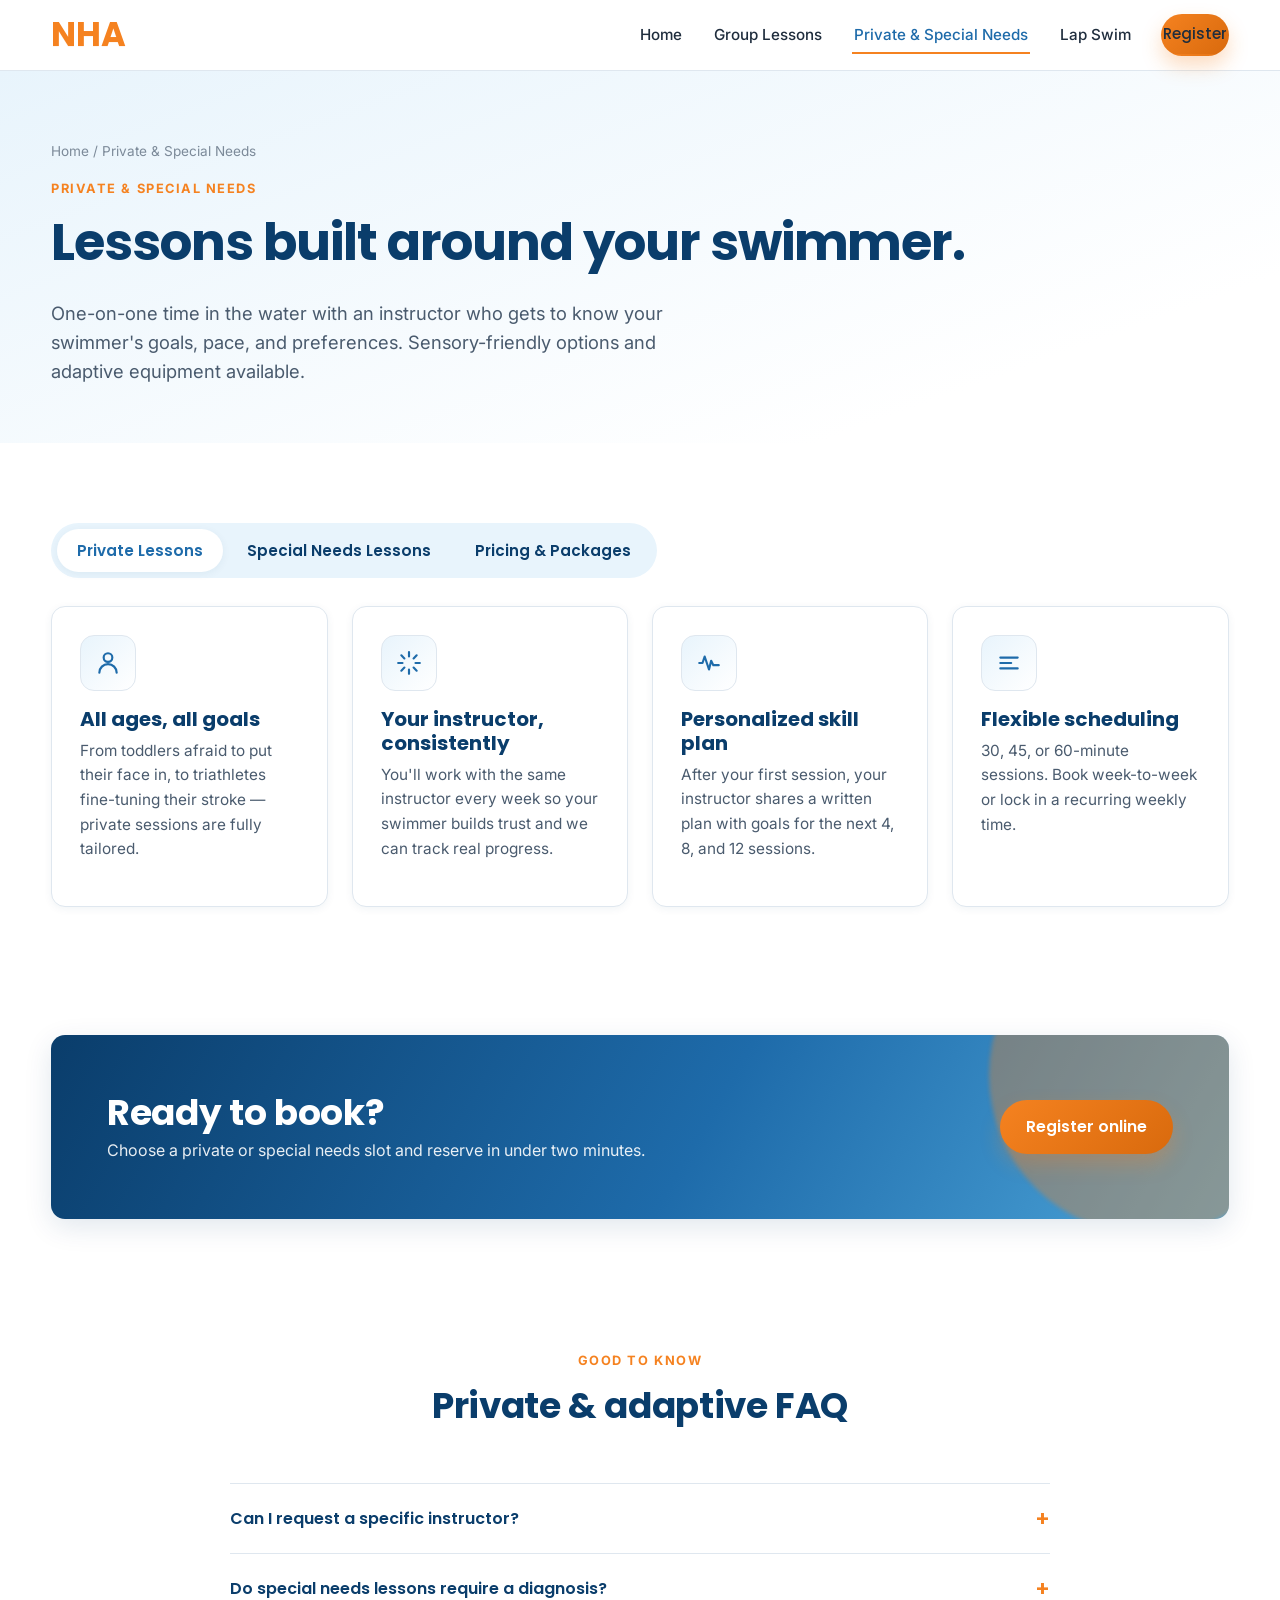
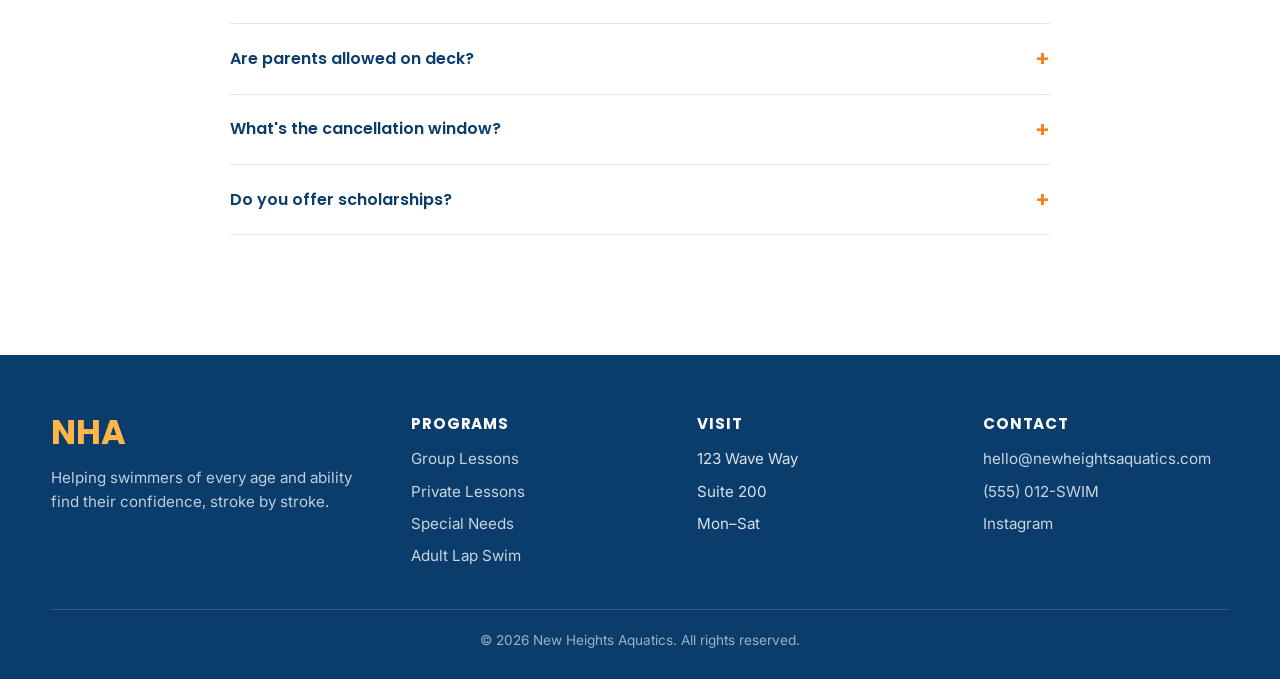
<file: private-lessons.html>
<!doctype html>
<html lang="en">
<head>
  <meta charset="utf-8" />
  <meta name="viewport" content="width=device-width, initial-scale=1" />
  <title>Private & Special Needs Lessons — New Heights Aquatics</title>
  <meta name="description" content="One-on-one private swim lessons and adaptive special needs lessons at New Heights Aquatics. Book online and pay securely." />
  <link rel="preconnect" href="https://fonts.googleapis.com" />
  <link rel="preconnect" href="https://fonts.gstatic.com" crossorigin />
  <link href="https://fonts.googleapis.com/css2?family=Poppins:wght@500;600;700&family=Inter:wght@400;500;600&display=swap" rel="stylesheet" />
  <link rel="stylesheet" href="styles.css" />
</head>
<body>

  <!-- NAV -->
  <header class="nav">
    <div class="container nav-inner">
      <a class="brand" href="index.html" aria-label="New Heights Aquatics home">
        <span class="logo-nh">NHA</span>
      </a>
      <button class="nav-toggle" aria-label="Toggle menu">☰</button>
      <ul class="nav-links">
        <li><a href="index.html">Home</a></li>
        <li><a href="group-lessons.html">Group Lessons</a></li>
        <li><a href="private-lessons.html">Private &amp; Special Needs</a></li>
        <li><a href="lap-swim.html">Lap Swim</a></li>
        <li><a class="btn btn-primary nav-cta" href="register.html">Register</a></li>
      </ul>
    </div>
  </header>

  <!-- PAGE HEADER -->
  <section class="page-header">
    <div class="container">
      <div class="crumbs"><a href="index.html">Home</a> / Private &amp; Special Needs</div>
      <span class="eyebrow">Private &amp; Special Needs</span>
      <h1>Lessons built around your swimmer.</h1>
      <p class="lead">One-on-one time in the water with an instructor who gets to know your swimmer's goals, pace, and preferences. Sensory-friendly options and adaptive equipment available.</p>
    </div>
  </section>

  <!-- INFO: two programs side by side -->
  <section class="section">
    <div class="container" data-tabs>
      <div class="tabs">
        <button class="tab-btn active" data-tab="private">Private Lessons</button>
        <button class="tab-btn" data-tab="special">Special Needs Lessons</button>
        <button class="tab-btn" data-tab="pricing">Pricing &amp; Packages</button>
      </div>

      <div class="tab-panel active" data-tab="private">
        <div class="cards">
          <div class="card">
            <div class="card-icon"><svg width="26" height="26" viewBox="0 0 24 24" fill="none" stroke="currentColor" stroke-width="2" stroke-linecap="round" stroke-linejoin="round"><circle cx="12" cy="7" r="4"/><path d="M20 21a8 8 0 0 0-16 0"/></svg></div>
            <h3>All ages, all goals</h3>
            <p>From toddlers afraid to put their face in, to triathletes fine-tuning their stroke — private sessions are fully tailored.</p>
          </div>
          <div class="card">
            <div class="card-icon"><svg width="26" height="26" viewBox="0 0 24 24" fill="none" stroke="currentColor" stroke-width="2" stroke-linecap="round" stroke-linejoin="round"><path d="M12 2v4M12 18v4M4.93 4.93l2.83 2.83M16.24 16.24l2.83 2.83M2 12h4M18 12h4M4.93 19.07l2.83-2.83M16.24 7.76l2.83-2.83"/></svg></div>
            <h3>Your instructor, consistently</h3>
            <p>You'll work with the same instructor every week so your swimmer builds trust and we can track real progress.</p>
          </div>
          <div class="card">
            <div class="card-icon"><svg width="26" height="26" viewBox="0 0 24 24" fill="none" stroke="currentColor" stroke-width="2" stroke-linecap="round" stroke-linejoin="round"><path d="M3 12h3l2-6 4 12 2-8 2 4h5"/></svg></div>
            <h3>Personalized skill plan</h3>
            <p>After your first session, your instructor shares a written plan with goals for the next 4, 8, and 12 sessions.</p>
          </div>
          <div class="card">
            <div class="card-icon"><svg width="26" height="26" viewBox="0 0 24 24" fill="none" stroke="currentColor" stroke-width="2" stroke-linecap="round" stroke-linejoin="round"><path d="M4 7h16M4 12h10M4 17h16"/></svg></div>
            <h3>Flexible scheduling</h3>
            <p>30, 45, or 60-minute sessions. Book week-to-week or lock in a recurring weekly time.</p>
          </div>
        </div>
      </div>

      <div class="tab-panel" data-tab="special">
        <div class="cards">
          <div class="card">
            <div class="card-icon accent"><svg width="26" height="26" viewBox="0 0 24 24" fill="none" stroke="currentColor" stroke-width="2" stroke-linecap="round" stroke-linejoin="round"><path d="M12 21s-8-4.5-8-11a5 5 0 0 1 9-3 5 5 0 0 1 9 3c0 6.5-8 11-8 11h-2Z"/></svg></div>
            <h3>Certified adaptive instructors</h3>
            <p>Our special needs team holds credentials in adaptive aquatics and has experience with autism, ADHD, Down syndrome, CP, and more.</p>
          </div>
          <div class="card">
            <div class="card-icon accent"><svg width="26" height="26" viewBox="0 0 24 24" fill="none" stroke="currentColor" stroke-width="2" stroke-linecap="round" stroke-linejoin="round"><circle cx="12" cy="12" r="10"/><path d="M12 8v4l3 3"/></svg></div>
            <h3>Sensory-aware sessions</h3>
            <p>Lower music, dimmed deck lights, and advance notice of every transition. We tailor the environment to your swimmer.</p>
          </div>
          <div class="card">
            <div class="card-icon accent"><svg width="26" height="26" viewBox="0 0 24 24" fill="none" stroke="currentColor" stroke-width="2" stroke-linecap="round" stroke-linejoin="round"><path d="M3 12h18M12 3v18"/></svg></div>
            <h3>1:1 or 2:1 ratios</h3>
            <p>Choose a standard 1:1 or bring a second instructor for 2:1 support when extra hands are helpful in the water.</p>
          </div>
          <div class="card">
            <div class="card-icon accent"><svg width="26" height="26" viewBox="0 0 24 24" fill="none" stroke="currentColor" stroke-width="2" stroke-linecap="round" stroke-linejoin="round"><path d="M9 12l2 2 4-4"/><circle cx="12" cy="12" r="10"/></svg></div>
            <h3>Family partnership</h3>
            <p>We meet with you before the first lesson to learn about your swimmer — triggers, routines, motivators, and goals.</p>
          </div>
        </div>
      </div>

      <div class="tab-panel" data-tab="pricing">
        <div class="cards">
          <div class="card">
            <h3>Private — 30 min</h3>
            <div class="price">$65 <small>/ session</small></div>
            <p>Great for focused skill-building and younger swimmers.</p>
            <ul><li>1 instructor : 1 swimmer</li><li>Personalized plan</li></ul>
            <a class="btn btn-secondary card-cta" href="register.html?program=private-30">Book 30-min</a>
          </div>
          <div class="card">
            <h3>Private — 45 min</h3>
            <div class="price">$90 <small>/ session</small></div>
            <p>Our most-popular length for swimmers refining strokes.</p>
            <ul><li>1 instructor : 1 swimmer</li><li>Video review on request</li></ul>
            <a class="btn btn-secondary card-cta" href="register.html?program=private-45">Book 45-min</a>
          </div>
          <div class="card">
            <h3>Special Needs — 45 min</h3>
            <div class="price">$70 <small>/ session</small></div>
            <p>Sensory-friendly, adaptive instruction.</p>
            <ul><li>1:1 instructor ratio</li><li>Pre-lesson family intake</li></ul>
            <a class="btn btn-primary card-cta" href="register.html?program=special-45">Reserve now</a>
          </div>
          <div class="card">
            <h3>Special Needs — 2:1</h3>
            <div class="price">$110 <small>/ session</small></div>
            <p>For swimmers who benefit from extra hands in the water.</p>
            <ul><li>2 instructors : 1 swimmer</li><li>Pre-lesson family intake</li></ul>
            <a class="btn btn-primary card-cta" href="register.html?program=special-2to1">Reserve now</a>
          </div>
        </div>

        <p style="margin-top:28px;"><strong>Packages:</strong> Bundle 8 sessions for 10% off or 12 sessions for 15% off. Ask about scholarship pricing for families who need it — we never want cost to be the barrier.</p>
      </div>
    </div>
  </section>

  <!-- REGISTER CTA -->
  <section class="section-sm">
    <div class="container">
      <div class="cta-band">
        <div>
          <h2>Ready to book?</h2>
          <p>Choose a private or special needs slot and reserve in under two minutes.</p>
        </div>
        <a class="btn btn-primary" href="register.html">Register online</a>
      </div>
    </div>
  </section>

  <!-- FAQ -->
  <section class="section">
    <div class="container" style="max-width: 820px;">
      <div class="section-head">
        <span class="eyebrow">Good to know</span>
        <h2>Private &amp; adaptive FAQ</h2>
      </div>
      <div class="faq">
        <details>
          <summary>Can I request a specific instructor?</summary>
          <p>Absolutely — you can request one on the booking form. If they're unavailable we'll match you with someone whose style is similar.</p>
        </details>
        <details>
          <summary>Do special needs lessons require a diagnosis?</summary>
          <p>No diagnosis is required. If your swimmer benefits from 1:1 instruction, a quieter environment, or adaptive equipment, this program is for you.</p>
        </details>
        <details>
          <summary>Are parents allowed on deck?</summary>
          <p>Yes — parents are welcome on deck for any special needs lesson. For private lessons with older swimmers we ask parents to observe from the gallery.</p>
        </details>
        <details>
          <summary>What's the cancellation window?</summary>
          <p>Cancel or reschedule at least 2 hours before your lesson for a full credit. Within 2 hours, the session is billed in full.</p>
        </details>
        <details>
          <summary>Do you offer scholarships?</summary>
          <p>Yes. Email hello@newheightsaquatics.com to apply. We reserve a set number of scholarship slots each term — cost should never be the barrier to learning to swim safely.</p>
        </details>
      </div>
    </div>
  </section>

  <!-- FOOTER -->
  <footer class="footer">
    <div class="container footer-grid">
      <div>
        <div class="brand">
          <span class="logo-nh">NHA</span>
        </div>
        <p style="margin-top:14px;max-width:320px;">Helping swimmers of every age and ability find their confidence, stroke by stroke.</p>
      </div>
      <div>
        <h4>Programs</h4>
        <ul>
          <li><a href="group-lessons.html">Group Lessons</a></li>
          <li><a href="private-lessons.html">Private Lessons</a></li>
          <li><a href="register.html?program=special-45">Special Needs</a></li>
          <li><a href="lap-swim.html">Adult Lap Swim</a></li>
        </ul>
      </div>
      <div>
        <h4>Visit</h4>
        <ul><li>123 Wave Way</li><li>Suite 200</li><li>Mon–Sat</li></ul>
      </div>
      <div>
        <h4>Contact</h4>
        <ul>
          <li><a href="mailto:hello@newheightsaquatics.com">hello@newheightsaquatics.com</a></li>
          <li><a href="tel:+15550123">(555) 012-SWIM</a></li>
          <li><a href="#">Instagram</a></li>
        </ul>
      </div>
    </div>
    <div class="container copyright">© <span id="year"></span> New Heights Aquatics. All rights reserved.</div>
  </footer>

  <script>document.getElementById("year").textContent = new Date().getFullYear();</script>
  <script src="script.js"></script>
</body>
</html>
</file>
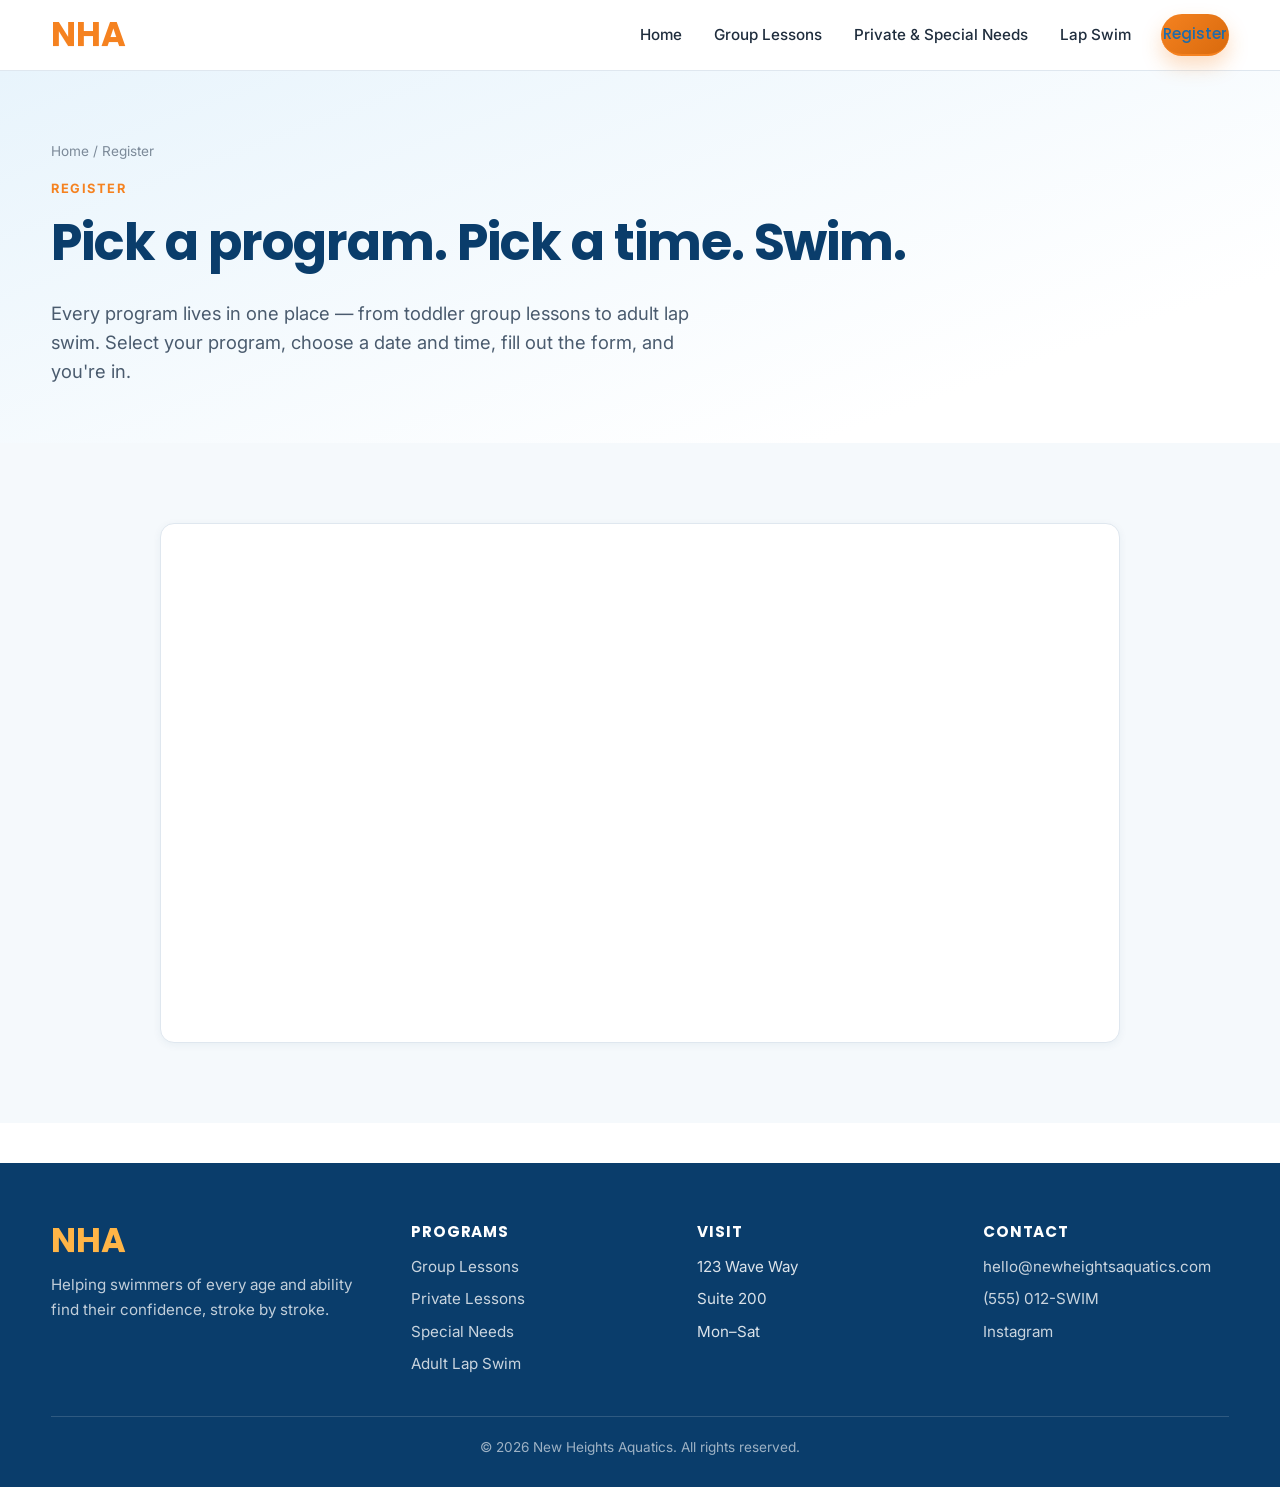
<file: register.html>
<!doctype html>
<html lang="en">
<head>
  <meta charset="utf-8" />
  <meta name="viewport" content="width=device-width, initial-scale=1" />
  <title>Register — New Heights Aquatics</title>
  <meta name="description" content="Register for group lessons, private lessons, special needs lessons, or adult lap swim at New Heights Aquatics." />
  <link rel="preconnect" href="https://fonts.googleapis.com" />
  <link rel="preconnect" href="https://fonts.gstatic.com" crossorigin />
  <link href="https://fonts.googleapis.com/css2?family=Poppins:wght@500;600;700&family=Inter:wght@400;500;600&display=swap" rel="stylesheet" />
  <link rel="stylesheet" href="styles.css" />
</head>
<body>

  <!-- NAV -->
  <header class="nav">
    <div class="container nav-inner">
      <a class="brand" href="index.html" aria-label="New Heights Aquatics home">
        <span class="logo-nh">NHA</span>
      </a>
      <button class="nav-toggle" aria-label="Toggle menu">☰</button>
      <ul class="nav-links">
        <li><a href="index.html">Home</a></li>
        <li><a href="group-lessons.html">Group Lessons</a></li>
        <li><a href="private-lessons.html">Private &amp; Special Needs</a></li>
        <li><a href="lap-swim.html">Lap Swim</a></li>
        <li><a class="btn btn-primary nav-cta" href="register.html">Register</a></li>
      </ul>
    </div>
  </header>

  <!-- PAGE HEADER -->
  <section class="page-header">
    <div class="container">
      <div class="crumbs"><a href="index.html">Home</a> / Register</div>
      <span class="eyebrow">Register</span>
      <h1>Pick a program. Pick a time. Swim.</h1>
      <p class="lead">Every program lives in one place — from toddler group lessons to adult lap swim. Select your program, choose a date and time, fill out the form, and you're in.</p>
    </div>
  </section>

  <!-- REGISTRATION / SCHEDULER -->
  <section class="section" id="register" style="background: var(--bg-soft);">
    <div class="container">

      <div class="panel square-embed">
        <!-- Square Appointments booking widget -->
        <!-- Start Square Appointments Embed Code -->
        <script src='https://app.squareup.com/appointments/buyer/widget/075737vezs8acy/L7SY61TRAWE9Z.js'></script>
        <!-- End Square Appointments Embed Code -->
      </div>
    </div>
  </section>

  <!-- FOOTER -->
  <footer class="footer">
    <div class="container footer-grid">
      <div>
        <div class="brand">
          <span class="logo-nh">NHA</span>
        </div>
        <p style="margin-top:14px;max-width:320px;">Helping swimmers of every age and ability find their confidence, stroke by stroke.</p>
      </div>
      <div>
        <h4>Programs</h4>
        <ul>
          <li><a href="group-lessons.html">Group Lessons</a></li>
          <li><a href="private-lessons.html">Private Lessons</a></li>
          <li><a href="register.html?program=special-45">Special Needs</a></li>
          <li><a href="lap-swim.html">Adult Lap Swim</a></li>
        </ul>
      </div>
      <div>
        <h4>Visit</h4>
        <ul><li>123 Wave Way</li><li>Suite 200</li><li>Mon–Sat</li></ul>
      </div>
      <div>
        <h4>Contact</h4>
        <ul>
          <li><a href="mailto:hello@newheightsaquatics.com">hello@newheightsaquatics.com</a></li>
          <li><a href="tel:+15550123">(555) 012-SWIM</a></li>
          <li><a href="#">Instagram</a></li>
        </ul>
      </div>
    </div>
    <div class="container copyright">© <span id="year"></span> New Heights Aquatics. All rights reserved.</div>
  </footer>

  <script>document.getElementById("year").textContent = new Date().getFullYear();</script>
  <script src="script.js"></script>
</body>
</html>
</file>
<file: styles.css>
/* =========================================================
   New Heights Aquatics — Shared Stylesheet
   Primary palette: blue + orange
   ========================================================= */

:root {
  --navy: #0a3d6b;
  --ocean: #1e6baa;
  --sky: #4da5d9;
  --pool: #e8f4fc;
  --orange: #f58220;
  --orange-light: #ffb547;
  --orange-deep: #d96a0d;
  --ink: #1f2d3d;
  --slate: #4a5b6e;
  --mute: #7c8a99;
  --line: #dfe7ef;
  --bg: #ffffff;
  --bg-soft: #f5f9fc;
  --radius: 14px;
  --radius-sm: 8px;
  --shadow-sm: 0 2px 8px rgba(10, 61, 107, 0.06);
  --shadow: 0 8px 28px rgba(10, 61, 107, 0.12);
  --shadow-lg: 0 18px 48px rgba(10, 61, 107, 0.18);
  --font-head: "Poppins", "Segoe UI", Tahoma, sans-serif;
  --font-body: "Inter", "Segoe UI", Tahoma, sans-serif;
}

/* ---------- Reset ---------- */
*,
*::before,
*::after {
  box-sizing: border-box;
}

html {
  scroll-behavior: smooth;
}

body {
  margin: 0;
  font-family: var(--font-body);
  color: var(--ink);
  background: var(--bg);
  line-height: 1.6;
  -webkit-font-smoothing: antialiased;
}

img {
  max-width: 100%;
  display: block;
}

a {
  color: var(--ocean);
  text-decoration: none;
}

a:hover {
  color: var(--orange);
}

h1, h2, h3, h4 {
  font-family: var(--font-head);
  color: var(--navy);
  line-height: 1.2;
  margin: 0 0 0.5em;
}

h1 { font-size: clamp(2.1rem, 4vw, 3.4rem); letter-spacing: -0.02em; }
h2 { font-size: clamp(1.7rem, 2.8vw, 2.4rem); letter-spacing: -0.01em; }
h3 { font-size: 1.25rem; }

p { margin: 0 0 1rem; color: var(--slate); }

.container {
  width: min(1180px, 92%);
  margin: 0 auto;
}

.section {
  padding: 80px 0;
}

.section-sm {
  padding: 48px 0;
}

.eyebrow {
  display: inline-block;
  text-transform: uppercase;
  letter-spacing: 0.12em;
  font-size: 0.8rem;
  font-weight: 700;
  color: var(--orange);
  margin-bottom: 12px;
}

.lead {
  font-size: 1.15rem;
  color: var(--slate);
  max-width: 640px;
}

/* ---------- Buttons ---------- */
.btn {
  display: inline-flex;
  align-items: center;
  justify-content: center;
  gap: 8px;
  padding: 14px 26px;
  border-radius: 999px;
  font-family: var(--font-head);
  font-weight: 600;
  font-size: 0.98rem;
  border: none;
  cursor: pointer;
  transition: transform 0.15s ease, box-shadow 0.2s ease, background 0.2s ease, color 0.2s ease;
  text-decoration: none;
}

.btn-primary {
  background: linear-gradient(135deg, var(--orange), var(--orange-deep));
  color: #fff;
  box-shadow: 0 10px 20px rgba(245, 130, 32, 0.28);
}

.btn-primary:hover {
  transform: translateY(-2px);
  color: #fff;
  box-shadow: 0 14px 28px rgba(245, 130, 32, 0.38);
}

.btn-secondary {
  background: var(--navy);
  color: #fff;
}

.btn-secondary:hover {
  background: var(--ocean);
  color: #fff;
  transform: translateY(-2px);
}

.btn-ghost {
  background: transparent;
  color: var(--navy);
  border: 2px solid var(--navy);
}

.btn-ghost:hover {
  background: var(--navy);
  color: #fff;
}

.btn-block { width: 100%; }

/* ---------- Navbar ---------- */
.nav {
  position: sticky;
  top: 0;
  z-index: 50;
  background: rgba(255,255,255,0.92);
  backdrop-filter: saturate(180%) blur(14px);
  border-bottom: 1px solid var(--line);
}

.nav-inner {
  display: flex;
  align-items: center;
  justify-content: space-between;
  padding: 14px 0;
}

.brand {
  display: inline-flex;
  flex-direction: column;
  align-items: flex-start;
  justify-content: center;
  gap: 0;
  line-height: 1;
  text-decoration: none;
  color: var(--navy);
  padding: 2px 0;
}

.brand:hover { color: var(--navy); }

.logo-nh {
  font-family: var(--font-head);
  font-weight: 700;
  color: var(--orange);
  font-size: 2.1rem;
  letter-spacing: -0.01em;
  line-height: 0.95;
  text-shadow: 0 1px 0 rgba(245,130,32,0.08);
}

/* Footer version sits on a navy background — keep NHA orange, lightened */
.footer .brand { color: #fff; }
.footer .logo-nh { color: var(--orange-light); }

.nav-links {
  display: flex;
  gap: 28px;
  align-items: center;
  list-style: none;
  padding: 0;
  margin: 0;
}

.nav-links a {
  color: var(--ink);
  font-weight: 500;
  font-size: 0.95rem;
  padding: 8px 2px;
  border-bottom: 2px solid transparent;
}

.nav-links a.active,
.nav-links a:hover {
  color: var(--ocean);
  border-bottom-color: var(--orange);
}

.nav-cta {
  padding: 10px 20px;
  font-size: 0.9rem;
}

.nav-toggle {
  display: none;
  background: none;
  border: none;
  cursor: pointer;
  color: var(--navy);
  font-size: 1.6rem;
}

@media (max-width: 840px) {
  .nav-toggle { display: block; }
  .nav-links {
    position: absolute;
    top: 100%;
    right: 4%;
    left: 4%;
    flex-direction: column;
    background: #fff;
    padding: 18px;
    border-radius: var(--radius);
    box-shadow: var(--shadow);
    border: 1px solid var(--line);
    display: none;
    gap: 14px;
  }
  .nav-links.open { display: flex; }
  .nav-links .nav-cta { align-self: stretch; text-align: center; }
}

/* ---------- Hero ---------- */
.hero {
  position: relative;
  overflow: hidden;
  padding: 96px 0 120px;
  background:
    radial-gradient(1200px 500px at 80% -10%, rgba(245,130,32,0.18), transparent 60%),
    linear-gradient(160deg, var(--pool) 0%, #ffffff 70%);
}

.hero::after {
  content: "";
  position: absolute;
  inset: auto 0 -1px 0;
  height: 120px;
  background: url("data:image/svg+xml;utf8,<svg xmlns='http://www.w3.org/2000/svg' viewBox='0 0 1440 120' preserveAspectRatio='none'><path d='M0 60 C 240 120 480 0 720 60 C 960 120 1200 0 1440 60 L1440 120 L0 120 Z' fill='%23ffffff'/></svg>") no-repeat center / cover;
}

.hero-grid {
  display: block;
  max-width: 760px;
}

.hero h1 span {
  background: linear-gradient(90deg, var(--ocean), var(--orange));
  -webkit-background-clip: text;
  background-clip: text;
  color: transparent;
}

.hero-actions {
  display: flex;
  gap: 14px;
  margin-top: 24px;
  flex-wrap: wrap;
}

.hero-meta {
  margin-top: 28px;
  display: flex;
  gap: 28px;
  flex-wrap: wrap;
  color: var(--slate);
  font-size: 0.95rem;
}

.hero-meta span { display: inline-flex; align-items: center; gap: 8px; }
.hero-meta svg { width: 18px; height: 18px; color: var(--orange); }

.hero-art {
  position: relative;
  aspect-ratio: 4/5;
  border-radius: 28px;
  background:
    linear-gradient(180deg, rgba(10,61,107,0.2), rgba(30,107,170,0.85)),
    radial-gradient(circle at 30% 30%, rgba(255,255,255,0.4), transparent 50%),
    linear-gradient(135deg, var(--sky), var(--ocean));
  box-shadow: var(--shadow-lg);
  overflow: hidden;
}

.hero-art::before,
.hero-art::after {
  content: "";
  position: absolute;
  border-radius: 50%;
  opacity: 0.35;
}

.hero-art::before {
  width: 220px; height: 220px;
  background: var(--orange);
  top: -60px; right: -40px;
  filter: blur(10px);
}

.hero-art::after {
  width: 160px; height: 160px;
  background: #fff;
  bottom: 40px; left: -30px;
  filter: blur(6px);
}

.hero-art .badge {
  position: absolute;
  left: 20px;
  bottom: 20px;
  background: #fff;
  color: var(--navy);
  padding: 14px 18px;
  border-radius: var(--radius);
  box-shadow: var(--shadow);
  font-family: var(--font-head);
  font-weight: 600;
  display: flex;
  align-items: center;
  gap: 10px;
}

.hero-art .badge strong { color: var(--orange); font-size: 1.3rem; display:block; }
.hero-art .badge span { display:block; font-size: 0.78rem; color: var(--slate); font-weight: 500; }

@media (max-width: 840px) {
  .hero { padding: 60px 0 90px; }
  .hero-grid { grid-template-columns: 1fr; gap: 36px; }
  .hero-art { max-width: 420px; margin: 0 auto; width: 100%; aspect-ratio: 5/4; }
}

/* ---------- Section headers ---------- */
.section-head {
  text-align: center;
  max-width: 680px;
  margin: 0 auto 56px;
}

.section-head .lead { margin: 0 auto; }

/* ---------- Program cards ---------- */
.cards {
  display: grid;
  grid-template-columns: repeat(auto-fit, minmax(260px, 1fr));
  gap: 24px;
}

.card {
  background: #fff;
  border: 1px solid var(--line);
  border-radius: var(--radius);
  padding: 28px;
  box-shadow: var(--shadow-sm);
  transition: transform 0.2s ease, box-shadow 0.2s ease, border-color 0.2s ease;
  display: flex;
  flex-direction: column;
}

.card:hover {
  transform: translateY(-4px);
  box-shadow: var(--shadow);
  border-color: var(--sky);
}

.card-icon {
  width: 56px;
  height: 56px;
  border-radius: 14px;
  background: linear-gradient(135deg, var(--pool), #fff);
  display: inline-flex;
  align-items: center;
  justify-content: center;
  color: var(--ocean);
  margin-bottom: 16px;
  border: 1px solid var(--line);
}

.card-icon.accent {
  background: linear-gradient(135deg, var(--orange-light), var(--orange));
  color: #fff;
  border-color: transparent;
}

.card h3 { margin-bottom: 8px; }
.card p { font-size: 0.96rem; }

.card ul {
  list-style: none;
  padding: 0;
  margin: 10px 0 20px;
}

.card ul li {
  display: flex;
  gap: 10px;
  align-items: flex-start;
  padding: 6px 0;
  color: var(--slate);
  font-size: 0.95rem;
}

.card ul li::before {
  content: "";
  width: 8px; height: 8px; border-radius: 50%;
  background: var(--orange);
  margin-top: 8px; flex-shrink: 0;
}

.card .price {
  margin: 4px 0 16px;
  font-family: var(--font-head);
  color: var(--navy);
  font-size: 1.4rem;
  font-weight: 700;
}
.card .price small { color: var(--mute); font-size: 0.85rem; font-weight: 500; }

.card .card-cta { margin-top: auto; }

/* ---------- Stats strip ---------- */
.stats {
  background: linear-gradient(135deg, var(--navy), var(--ocean));
  color: #fff;
  border-radius: var(--radius);
  padding: 36px;
  display: grid;
  grid-template-columns: repeat(auto-fit, minmax(160px, 1fr));
  gap: 16px;
  text-align: center;
  box-shadow: var(--shadow);
}

.stats .stat { }
.stats .stat strong {
  font-family: var(--font-head);
  font-size: 2rem;
  color: var(--orange-light);
  display: block;
}

.stats .stat span {
  font-size: 0.9rem;
  color: rgba(255,255,255,0.85);
  letter-spacing: 0.02em;
}

/* ---------- Feature grid ---------- */
.features {
  display: grid;
  grid-template-columns: repeat(auto-fit, minmax(240px, 1fr));
  gap: 24px;
}

.feature {
  display: flex;
  gap: 14px;
  padding: 6px;
}

.feature .dot {
  width: 42px; height: 42px; flex: none;
  border-radius: 12px;
  background: var(--pool);
  color: var(--ocean);
  display: inline-flex; align-items: center; justify-content: center;
}

.feature h4 { margin: 2px 0 4px; color: var(--navy); font-family: var(--font-head); }
.feature p { margin: 0; font-size: 0.95rem; }

/* ---------- CTA band ---------- */
.cta-band {
  background: linear-gradient(120deg, var(--navy), var(--ocean) 55%, var(--sky));
  color: #fff;
  border-radius: var(--radius);
  padding: 56px;
  display: flex;
  justify-content: space-between;
  align-items: center;
  gap: 32px;
  box-shadow: var(--shadow);
  position: relative;
  overflow: hidden;
}

.cta-band::after {
  content: "";
  position: absolute;
  width: 320px; height: 320px;
  border-radius: 50%;
  background: var(--orange);
  top: -120px; right: -80px;
  opacity: 0.35;
  filter: blur(2px);
  pointer-events: none;
  z-index: 0;
}

.cta-band h2 { color: #fff; margin-bottom: 4px; position: relative; z-index: 1; }
.cta-band p { color: rgba(255,255,255,0.9); margin: 0; position: relative; z-index: 1; }
.cta-band .btn { position: relative; z-index: 2; }

@media (max-width: 720px) {
  .cta-band { flex-direction: column; text-align: center; padding: 40px 24px; }
}

/* ---------- Page header ---------- */
.page-header {
  background: linear-gradient(160deg, var(--pool) 0%, #ffffff 80%);
  padding: 70px 0 40px;
  position: relative;
  overflow: hidden;
}

.page-header .crumbs {
  font-size: 0.85rem;
  color: var(--mute);
  margin-bottom: 12px;
}

.page-header .crumbs a { color: var(--mute); }
.page-header .crumbs a:hover { color: var(--orange); }

/* ---------- Program details / tabs ---------- */
.tabs {
  display: inline-flex;
  background: var(--pool);
  padding: 6px;
  border-radius: 999px;
  gap: 4px;
  margin-bottom: 28px;
}

.tab-btn {
  border: none;
  background: transparent;
  color: var(--navy);
  padding: 10px 20px;
  border-radius: 999px;
  cursor: pointer;
  font-family: var(--font-head);
  font-weight: 600;
  font-size: 0.95rem;
  transition: background 0.2s ease, color 0.2s ease;
}

.tab-btn.active {
  background: #fff;
  color: var(--ocean);
  box-shadow: var(--shadow-sm);
}

.tab-panel { display: none; }
.tab-panel.active { display: block; animation: fade .25s ease; }

@keyframes fade { from { opacity: 0; transform: translateY(6px); } to { opacity: 1; transform: none; } }

/* ---------- Booking layout ---------- */
.booking {
  display: grid;
  grid-template-columns: 1.1fr 1fr;
  gap: 32px;
  align-items: start;
}

@media (max-width: 920px) {
  .booking { grid-template-columns: 1fr; }
}

.panel {
  background: #fff;
  border: 1px solid var(--line);
  border-radius: var(--radius);
  padding: 28px;
  box-shadow: var(--shadow-sm);
}

.panel h3 {
  display: flex;
  justify-content: space-between;
  align-items: center;
  gap: 10px;
  margin-bottom: 16px;
}

.panel h3 .step {
  font-size: 0.75rem;
  font-family: var(--font-head);
  background: var(--orange);
  color: #fff;
  padding: 4px 10px;
  border-radius: 999px;
  letter-spacing: 0.05em;
  text-transform: uppercase;
}

/* ---------- Square Appointments embed container ---------- */
.panel.square-embed {
  max-width: 960px;
  margin: 0 auto;
  padding: 24px;
  min-height: 520px;
}

.panel.square-embed iframe {
  width: 100% !important;
  border: 0;
  border-radius: calc(var(--radius) - 6px);
  display: block;
}

/* ---------- Option pills (lesson type) ---------- */
.option-pills {
  display: flex;
  flex-wrap: wrap;
  gap: 10px;
  margin-bottom: 20px;
}

.option-pill {
  border: 2px solid var(--line);
  background: #fff;
  color: var(--ink);
  padding: 10px 16px;
  border-radius: 999px;
  font-family: var(--font-head);
  font-weight: 600;
  font-size: 0.9rem;
  cursor: pointer;
  transition: border-color 0.2s, color 0.2s, background 0.2s;
}

.option-pill:hover { border-color: var(--sky); color: var(--ocean); }

.option-pill.active {
  background: var(--navy);
  color: #fff;
  border-color: var(--navy);
}

/* ---------- Calendar ---------- */
.calendar {
  user-select: none;
}

.cal-head {
  display: flex;
  align-items: center;
  justify-content: space-between;
  margin-bottom: 14px;
}

.cal-head .month {
  font-family: var(--font-head);
  color: var(--navy);
  font-weight: 600;
  font-size: 1.1rem;
}

.cal-nav {
  display: inline-flex;
  gap: 6px;
}

.cal-nav button {
  width: 34px; height: 34px;
  border-radius: 10px;
  border: 1px solid var(--line);
  background: #fff;
  color: var(--navy);
  cursor: pointer;
  font-size: 1rem;
  line-height: 1;
  transition: border-color 0.2s, color 0.2s;
}

.cal-nav button:hover { border-color: var(--orange); color: var(--orange); }
.cal-nav button:disabled { opacity: 0.4; cursor: not-allowed; }

.cal-grid {
  display: grid;
  grid-template-columns: repeat(7, 1fr);
  gap: 6px;
}

.cal-dow {
  text-align: center;
  font-size: 0.75rem;
  text-transform: uppercase;
  letter-spacing: 0.08em;
  color: var(--mute);
  padding: 8px 0;
  font-weight: 600;
}

.cal-cell {
  aspect-ratio: 1/1;
  display: flex;
  align-items: center;
  justify-content: center;
  border-radius: 10px;
  background: var(--bg-soft);
  color: var(--ink);
  font-family: var(--font-head);
  font-weight: 500;
  font-size: 0.95rem;
  cursor: pointer;
  border: 2px solid transparent;
  transition: background 0.15s, color 0.15s, border-color 0.15s;
}

.cal-cell:hover:not(.disabled):not(.empty) {
  background: var(--pool);
  color: var(--ocean);
}

.cal-cell.today {
  border-color: var(--orange);
  color: var(--orange);
}

.cal-cell.selected {
  background: var(--navy);
  color: #fff;
  border-color: var(--navy);
}

.cal-cell.disabled {
  color: var(--mute);
  cursor: not-allowed;
  background: transparent;
}

.cal-cell.empty {
  background: transparent;
  cursor: default;
}

/* ---------- Time slots ---------- */
.slots-label {
  font-family: var(--font-head);
  font-weight: 600;
  color: var(--navy);
  margin: 22px 0 10px;
  display: flex;
  justify-content: space-between;
  align-items: center;
}

.slots-label small {
  color: var(--mute);
  font-weight: 500;
  font-family: var(--font-body);
  font-size: 0.85rem;
}

.slots {
  display: grid;
  grid-template-columns: repeat(auto-fit, minmax(96px, 1fr));
  gap: 8px;
}

.slot {
  padding: 10px 4px;
  border-radius: 10px;
  background: #fff;
  border: 2px solid var(--line);
  color: var(--ink);
  font-family: var(--font-head);
  font-weight: 600;
  font-size: 0.92rem;
  cursor: pointer;
  transition: border-color 0.15s, color 0.15s, background 0.15s;
}

.slot:hover:not(:disabled) { border-color: var(--orange); color: var(--orange); }
.slot.selected {
  background: var(--orange);
  border-color: var(--orange);
  color: #fff;
}
.slot:disabled { opacity: 0.4; cursor: not-allowed; }

.slots-empty {
  color: var(--mute);
  font-size: 0.95rem;
  padding: 16px;
  text-align: center;
  border: 2px dashed var(--line);
  border-radius: 10px;
}

/* ---------- Form ---------- */
.form-grid {
  display: grid;
  grid-template-columns: 1fr 1fr;
  gap: 14px;
}

.field {
  display: flex;
  flex-direction: column;
  gap: 6px;
}

.field.full { grid-column: 1 / -1; }

.field label {
  font-family: var(--font-head);
  font-weight: 600;
  color: var(--navy);
  font-size: 0.9rem;
}

.field input,
.field select,
.field textarea {
  border: 1.5px solid var(--line);
  padding: 12px 14px;
  border-radius: 10px;
  font: inherit;
  color: var(--ink);
  background: #fff;
  transition: border-color 0.15s, box-shadow 0.15s;
}

.field input:focus,
.field select:focus,
.field textarea:focus {
  outline: none;
  border-color: var(--ocean);
  box-shadow: 0 0 0 4px rgba(77,165,217,0.2);
}

.field textarea { resize: vertical; min-height: 90px; }

.summary {
  background: var(--pool);
  border-radius: var(--radius-sm);
  padding: 16px 18px;
  margin: 18px 0;
  border: 1px solid #d0e4f4;
  display: grid;
  grid-template-columns: 1fr 1fr;
  gap: 10px 16px;
  font-size: 0.95rem;
}

.summary dt {
  color: var(--mute);
  font-size: 0.78rem;
  text-transform: uppercase;
  letter-spacing: 0.06em;
}

.summary dd {
  margin: 0;
  color: var(--navy);
  font-family: var(--font-head);
  font-weight: 600;
}

.pay-note {
  margin-top: 12px;
  font-size: 0.82rem;
  color: var(--mute);
  text-align: center;
}

.alert {
  padding: 14px 16px;
  border-radius: 10px;
  background: #eafaf0;
  border: 1px solid #bfe5cc;
  color: #1f6a3e;
  margin-top: 14px;
  display: none;
  font-size: 0.95rem;
}

.alert.show { display: block; animation: fade .3s ease; }

.alert.error {
  background: #fdecec;
  border-color: #f4c0c0;
  color: #b02929;
}

/* ---------- FAQ ---------- */
.faq {
  border-top: 1px solid var(--line);
}

.faq details {
  border-bottom: 1px solid var(--line);
  padding: 18px 0;
}

.faq summary {
  list-style: none;
  cursor: pointer;
  font-family: var(--font-head);
  font-weight: 600;
  color: var(--navy);
  display: flex;
  justify-content: space-between;
  align-items: center;
  gap: 12px;
}

.faq summary::-webkit-details-marker { display: none; }
.faq summary::after {
  content: "+";
  color: var(--orange);
  font-size: 1.3rem;
  font-weight: 600;
}

.faq details[open] summary::after { content: "–"; }
.faq details p { margin-top: 10px; }

/* ---------- Footer ---------- */
.footer {
  background: var(--navy);
  color: rgba(255,255,255,0.85);
  padding: 60px 0 28px;
  margin-top: 40px;
}

.footer-grid {
  display: grid;
  grid-template-columns: 1.3fr repeat(3, 1fr);
  gap: 40px;
}

@media (max-width: 820px) {
  .footer-grid { grid-template-columns: 1fr 1fr; }
}

@media (max-width: 520px) {
  .footer-grid { grid-template-columns: 1fr; }
}

.footer h4 {
  color: #fff;
  font-family: var(--font-head);
  font-size: 0.95rem;
  letter-spacing: 0.06em;
  text-transform: uppercase;
  margin-bottom: 14px;
}

.footer a { color: rgba(255,255,255,0.78); }
.footer a:hover { color: var(--orange-light); }

.footer ul {
  list-style: none;
  padding: 0;
  margin: 0;
  display: flex;
  flex-direction: column;
  gap: 8px;
  font-size: 0.95rem;
}

.footer .brand { color: #fff; }
.footer .brand small { color: var(--orange-light); }
.footer p { color: rgba(255,255,255,0.75); font-size: 0.95rem; }

.copyright {
  margin-top: 40px;
  padding-top: 20px;
  border-top: 1px solid rgba(255,255,255,0.15);
  font-size: 0.85rem;
  color: rgba(255,255,255,0.6);
  text-align: center;
}

/* ---------- Small helpers ---------- */
.row-between { display: flex; justify-content: space-between; align-items: center; gap: 14px; flex-wrap: wrap; }
.spaced > * + * { margin-top: 1rem; }
.text-center { text-align: center; }

/* ---------- Accessibility ---------- */
:focus-visible {
  outline: 3px solid rgba(245,130,32,0.45);
  outline-offset: 2px;
}

@media (prefers-reduced-motion: reduce) {
  * { animation: none !important; transition: none !important; }
}
</file>
